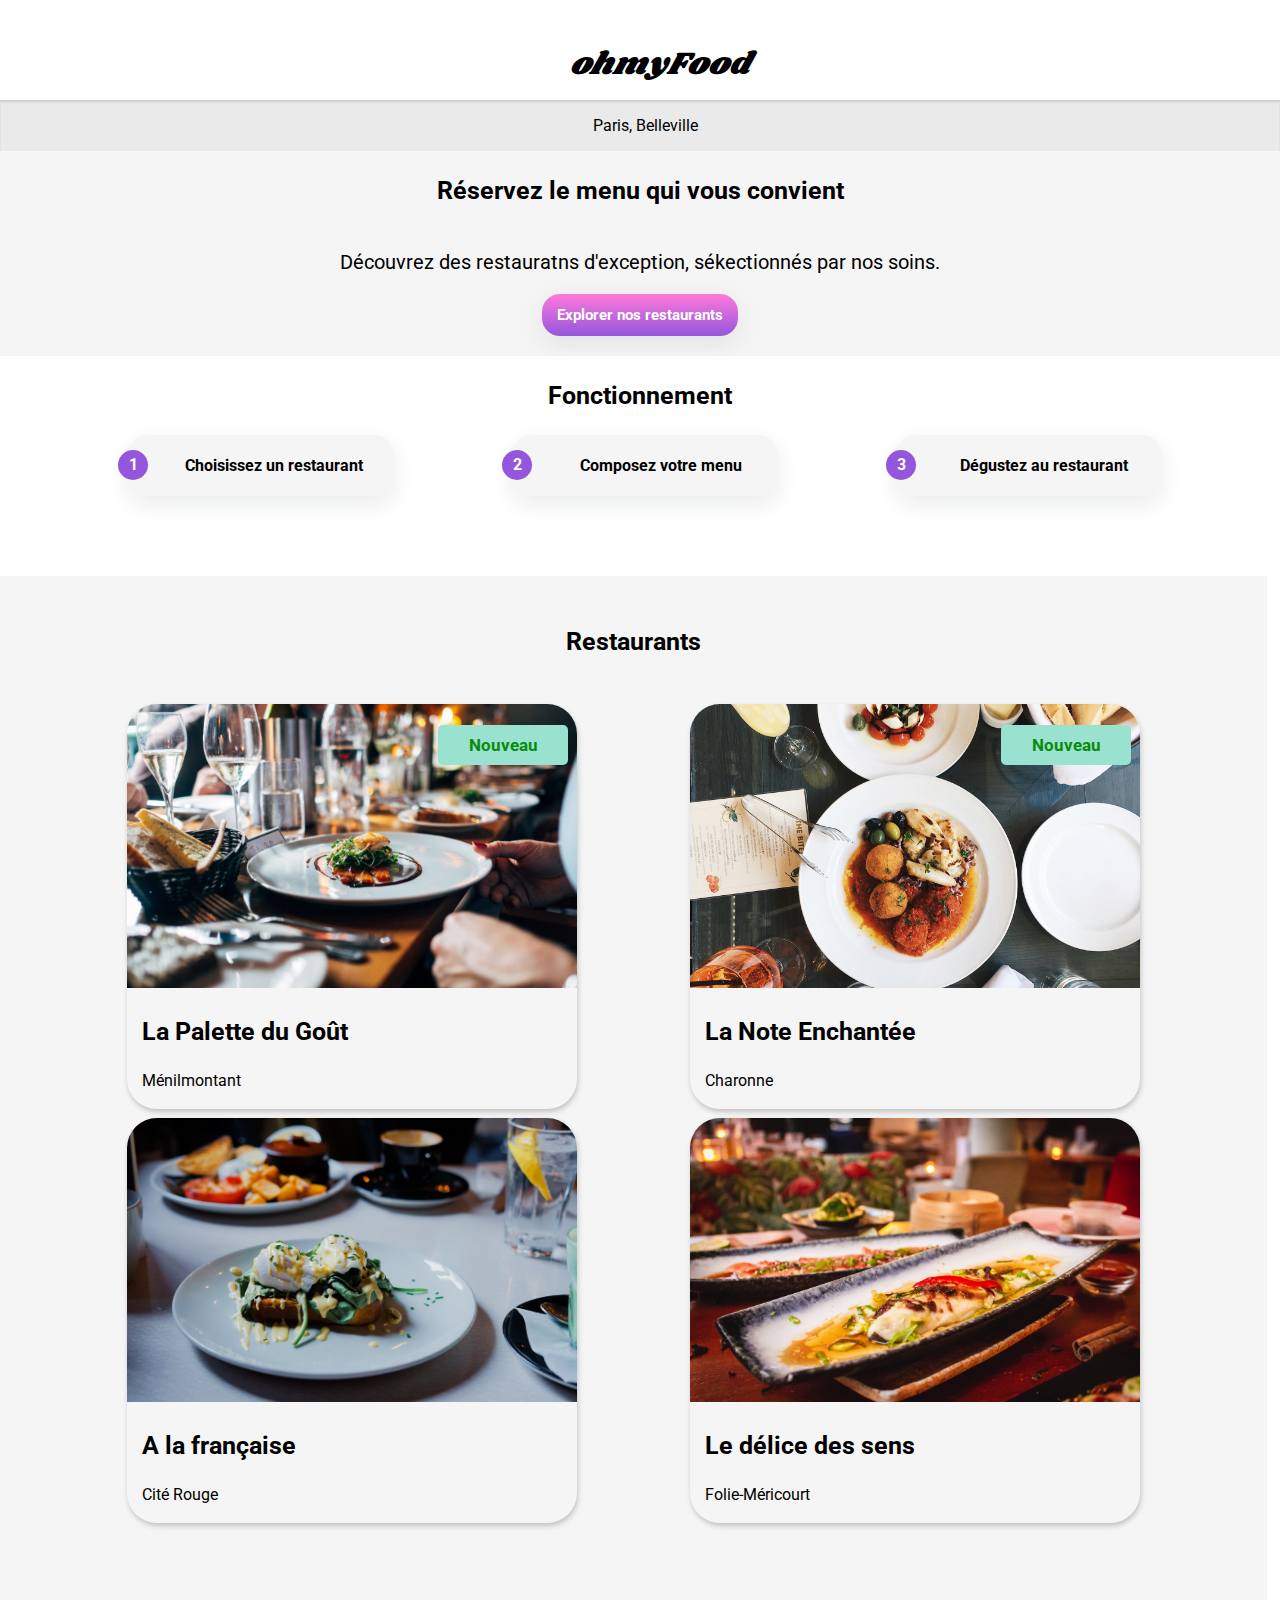
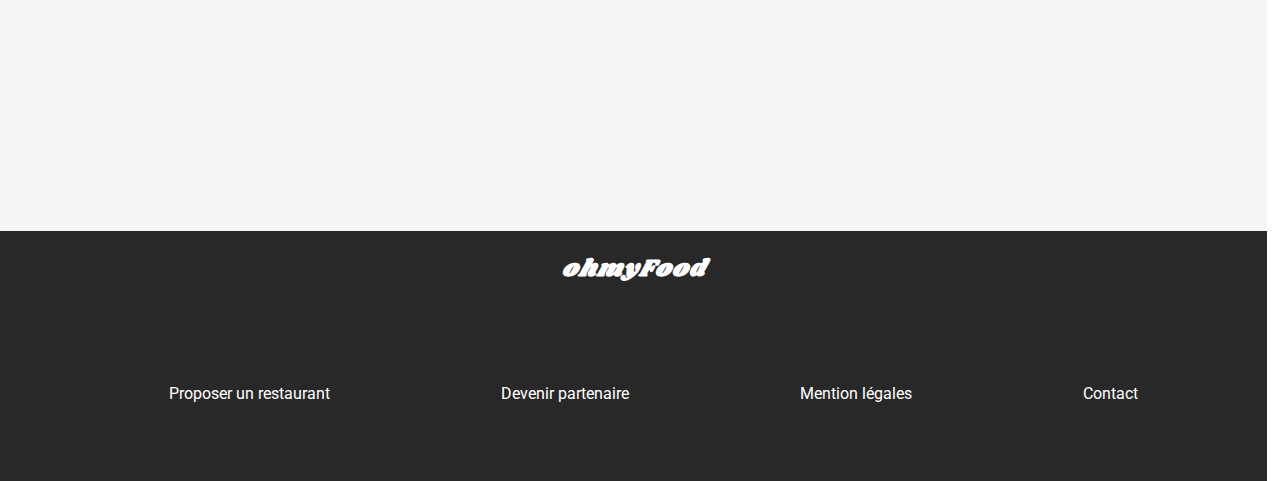
<file: index.html>
<!DOCTYPE html>
<html lang="fr">
<head>
    <meta charset="UTF-8">
    <meta http-equiv="X-UA-Compatible" content="IE=edge">
    <meta name="viewport" content="width=device-width, initial-scale=1.0">
    <link rel="stylesheet" href="https://cdnjs.cloudflare.com/ajax/libs/font-awesome/6.0.0-beta3/css/all.min.css" integrity="sha512-Fo3rlrZj/k7ujTnHg4CGR2D7kSs0v4LLanw2qksYuRlEzO+tcaEPQogQ0KaoGN26/zrn20ImR1DfuLWnOo7aBA==" crossorigin="anonymous" referrerpolicy="no-referrer" />
    <link rel="preconnect" href="https://fonts.googleapis.com">
<link rel="preconnect" href="https://fonts.gstatic.com" crossorigin>
<link href="https://fonts.googleapis.com/css2?family=Roboto:wght@100;300;400;500;700;900&family=Shrikhand&display=swap" rel="stylesheet">
    <link rel="stylesheet" href="./scss/vendors/style.css">
    <title>OhmyFood</title>
</head>
<body>
    <div class="load_spinner">
        <div class="load_spinner--element">
            <div class="load_spinner--element--ball-green"></div>
            <div class="load_spinner--element--ball-purple"></div>
            <div class="load_spinner--element--ball-pink"></div>
        </div>
    </div>
<header>
    <div class="header">
        <h1><a href="index.html">ohmyFood</a></h1>
    </div>
</header>
<main>
    <div class="position"> 
        <p> <i class="fas fa-map-marker-alt"></i>Paris, Belleville</p>
    </div>



    <div class="presentation">
        <p class="presentation--titre">Réservez le menu qui vous convient</p>
        <p>Découvrez des restauratns d'exception, sékectionnés par nos soins.</p>
        <a href="#">Explorer nos restaurants</a>
    </div>



                                                    <!-- Fonctionnement-->

    <div class="fonctionnement">
        <div class="fonctionnement--titre">
           <p>Fonctionnement</p>
        </div>
        <div class="fonctionnement--etapes">
            <div class="etapes">
                <a class="un" href="#">
                <i class="fas fa-mobile-alt"></i>
                <p class="texte-etapes">Choisissez un restaurant</p>
                </a>
            </div>
            <div class="etapes">
                <a class="deux" href="#">
                <i class="fas fa-list"></i>
                <p class="texte-etapes">Composez votre menu</p>
                </a>
            </div>
            <div class="etapes">
                <a class="trois" href="#">
                <i class="fas fa-store"></i>
                <p class="texte-etapes">Dégustez au restaurant</p>
                </a>
            </div>
        </div>
    </div>

                                        <!--Restaurant-->

<div class="restaurant">

    <div class="restaurant--titre">
        <p>Restaurants</p>
    </div>

    <div class="restaurant--produits">
     <!--Palette du goût-->

     <div class="restaurant--card">
         <a href="lapalettedugout.html">
        <img src="./img/restaurants/palette.jpg" alt="Entrée saumon saint jacques">
        <div class="nouveau"> <p>Nouveau</p></div>
         <div class="description-card">
             <div class="texte-card">
            <p class="titre-card" >La Palette du Goût</p>
            <p>Ménilmontant</p>
        </div>
         <div class="icon-card">
            <i class="far fa-heart"></i>
            <i class="fas fa-heart"></i>
         </div>
         
    </div>
    </a>
        
    </div>

     <!--La note enchantée-->


     <div class="restaurant--card">
        <a href="lanote.html">
        <img src="./img/restaurants/note.jpg" alt="Plat Légumes et viande en sauce">
        <div class="nouveau"> <p>Nouveau</p></div>
        <div class="description-card">
        <div class="texte-card">
            <p class="titre-card" >La Note Enchantée</p>
            <p>Charonne</p>
        </div>
        <div class="icon-card">
            <i class="far fa-heart"></i>
            <i class="fas fa-heart"></i>
        </div>
    </div>
        </a>
    </div>

     <!-- A la française-->


     <div class="restaurant--card">
        <a href="alafrançaise.html">
        <img src="./img/restaurants/française.jpg" alt="oeufs poché sauce Hollandaise">
        <div class="description-card">
        <div class="texte-card">
            <p class="titre-card" >A la française</p>
            <p>Cité Rouge</p>
        </div>
        <div class="icon-card">
            <i class="far fa-heart"></i>
            <i class="fas fa-heart"></i>
        </div>
    </div>
        </a>
    </div>


     <!--Le délice des sens-->


    <div class="restaurant--card">
        <a href="delice.html">
        <img src="./img/restaurants/delice.jpg" alt="Poisson façon asiatique">
        <div class="description-card">
        <div class="texte-card">
            <p class="titre-card" >Le délice des sens</p>
            <p>Folie-Méricourt
                
            </p>
        </div>
        <div class="icon-card">
            <i class="far fa-heart"></i>
            <i class="fas fa-heart"></i>
        </div>
    </div>
        </a>
    </div>
</div>
</div>

</main>

<footer>
    <div class="footer">
        <h2>ohmyFood</h2>
        <ul>
            <li><a href="#"><i class="fas fa-utensils"></i>
                Proposer un restaurant</a></li>
            <li><a href="#"><i class="fas fa-hands-helping"></i>
                Devenir partenaire</a></li>
            <li><a href="#">Mention légales</a></li>
            <li><a href="mailto:ohmyfood@gmail.com">Contact</a></li>
        </ul>
    </div>
</footer>

    
</body>
</html>
</file>
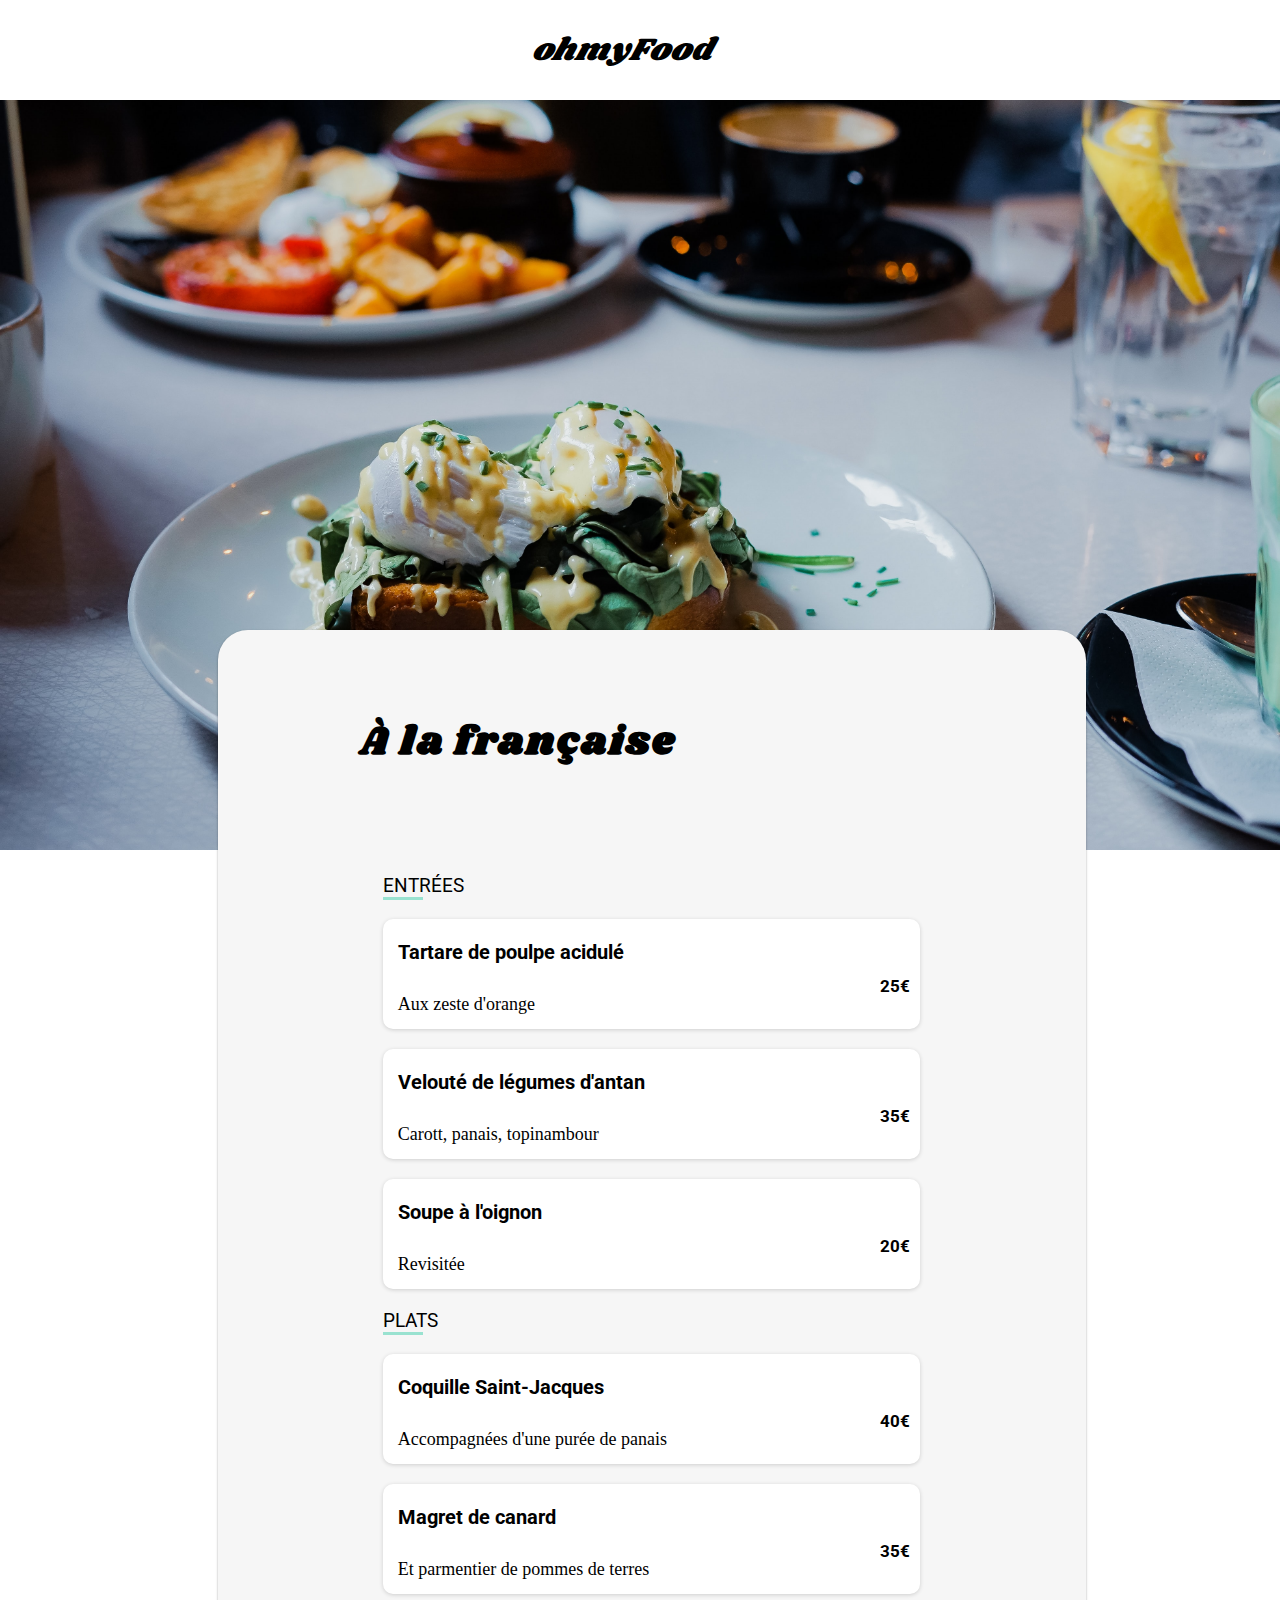
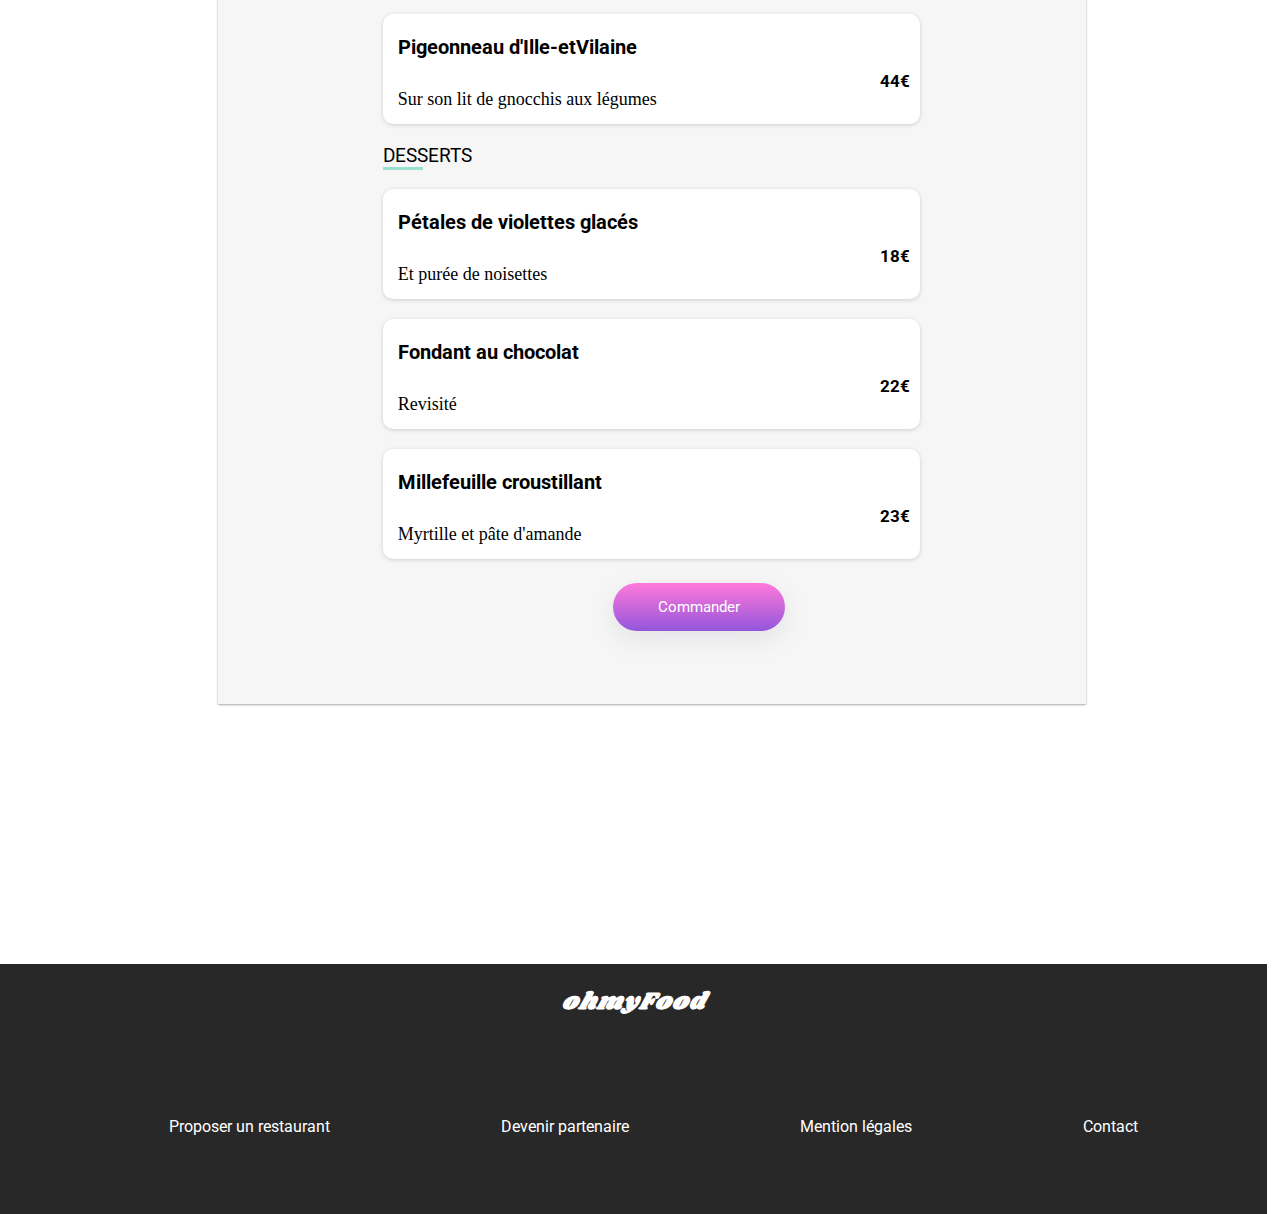
<file: alafrançaise.html>
<!DOCTYPE html>
<html lang="fr">
<head>
    <meta charset="UTF-8">
    <meta http-equiv="X-UA-Compatible" content="IE=edge">
    <meta name="viewport" content="width=device-width, initial-scale=1.0">
    <link rel="stylesheet" href="https://cdnjs.cloudflare.com/ajax/libs/font-awesome/6.0.0-beta3/css/all.min.css" integrity="sha512-Fo3rlrZj/k7ujTnHg4CGR2D7kSs0v4LLanw2qksYuRlEzO+tcaEPQogQ0KaoGN26/zrn20ImR1DfuLWnOo7aBA==" crossorigin="anonymous" referrerpolicy="no-referrer" />
    <link rel="preconnect" href="https://fonts.googleapis.com">
<link rel="preconnect" href="https://fonts.gstatic.com" crossorigin>
<link href="https://fonts.googleapis.com/css2?family=Roboto:wght@100;300;400;500;700;900&family=Shrikhand&display=swap" rel="stylesheet">
    <link rel="stylesheet" href="./scss/vendors/menu.css">
    <title>OhmyFood A la française</title>
</head>
<body>
<header>
    <div class="header">
       <a class="header--retour" href="index.html"><i class="fas fa-arrow-left"></i></a>
        <h1><a href="index.html">ohmyFood</a></h1>
    </div>
</header>
<main>
    <section class="container">
        <img src="./img/restaurants/française.jpg" alt="Oeuf pocher sauce Hollandaise">
        <div class="menu">
            <div class="menu--titre">
                <h2>À la française</h2>
                <div class="menu--icon-card">
                    <i class="far fa-heart"></i>
                    <i class="fas fa-heart"></i>
                </div>
             </div>   
                <div class="categorie">
                    <p class="categorie--titre">entrées</p>
                    <div class="categorie--plats">
                        
                        
                            <div class="categorie--texte_plats">
                            <p class="categorie--nom_plats">Tartare de poulpe acidulé</p>
                            <span>Aux zeste d'orange</span>
                            </div>
                            <div class="categorie--prix_plats">
                                <p>25€</p>

                                <div class="categorie--valide">
                                    <i class="fa-solid fa-circle-check"></i>
                                </div>
                            </div>
                            
                        
                        
                    </div>
                    <div class="categorie--plats">
                        
                        
                            <div class="categorie--texte_plats">
                            <p class="categorie--nom_plats">Velouté de légumes d'antan</p>
                            <span>Carott, panais, topinambour</span>
                            </div>
                            <div class="categorie--prix_plats">
                                <p>35€</p>

                                <div class="categorie--valide">
                                    <i class="fa-solid fa-circle-check"></i>
                                </div>
                            </div>
                            
                        
                        
                    </div>
                    <div class="categorie--plats">
                        
                        
                            <div class="categorie--texte_plats">
                            <p class="categorie--nom_plats">Soupe à l'oignon</p>
                            <span>Revisitée</span>
                            </div>
                            <div class="categorie--prix_plats">
                                <p>20€</p>

                                <div class="categorie--valide">
                                    <i class="fa-solid fa-circle-check"></i>
                                </div>
                            </div>
                            
                        
                        
                    </div>

                    

                   
                </div>

                <div class="categorie">
                    <p class="categorie--titre">plats</p>
                    <div class="categorie--plats">
                        
                        
                        <div class="categorie--texte_plats">
                        <p class="categorie--nom_plats">Coquille Saint-Jacques</p>
                        <span>Accompagnées d'une purée de panais</span>
                        </div>
                        <div class="categorie--prix_plats">
                            <p>40€</p>

                            <div class="categorie--valide">
                                <i class="fa-solid fa-circle-check"></i>
                            </div>
                        </div>
                        
                    
                    
                </div>
                    <div class="categorie--plats">
                        
                        
                        <div class="categorie--texte_plats">
                        <p class="categorie--nom_plats">Magret de canard</p>
                        <span>Et parmentier de pommes de terres</span>
                        </div>
                        <div class="categorie--prix_plats">
                            <p>35€</p>

                            <div class="categorie--valide">
                                <i class="fa-solid fa-circle-check"></i>
                            </div>
                        </div>
                        
                    
                    
                </div>
                    <div class="categorie--plats">
                        
                        
                        <div class="categorie--texte_plats">
                        <p class="categorie--nom_plats">Pigeonneau d'Ille-etVilaine</p>
                        <span>Sur son lit de gnocchis aux légumes</span>
                        </div>
                        <div class="categorie--prix_plats">
                            <p>44€</p>

                            <div class="categorie--valide">
                                <i class="fa-solid fa-circle-check"></i>
                            </div>
                        </div>
                        
                    
                    
                </div>
                </div>

                <div class="categorie">
                    <p class="categorie--titre">desserts</p>
                    <div class="categorie--plats">
                        
                        
                        <div class="categorie--texte_plats">
                        <p class="categorie--nom_plats">Pétales de violettes glacés</p>
                        <span>Et purée de noisettes</span>
                        </div>
                        <div class="categorie--prix_plats">
                            <p>18€</p>

                            <div class="categorie--valide">
                                <i class="fa-solid fa-circle-check"></i>
                            </div>
                        </div>
                        
                    
                    
                </div>

                <div class="categorie--plats">
                        
                        
                    <div class="categorie--texte_plats">
                    <p class="categorie--nom_plats">Fondant au chocolat</p>
                    <span>Revisité</span>
                    </div>
                    <div class="categorie--prix_plats">
                        <p>22€</p>

                        <div class="categorie--valide">
                            <i class="fa-solid fa-circle-check"></i>
                        </div>
                    </div>
                    
                
                
            </div>

            <div class="categorie--plats">
                        
                        
                <div class="categorie--texte_plats">
                <p class="categorie--nom_plats">Millefeuille croustillant</p>
                <span>Myrtille et pâte d'amande</span>
                </div>
                <div class="categorie--prix_plats">
                    <p>23€</p>

                    <div class="categorie--valide">
                        <i class="fa-solid fa-circle-check"></i>
                    </div>
                </div>
                
            
            
        </div>

                   
                </div>
                <div class="button">
                    <a href="#">Commander</a>
                </div>
               

        </div>

        

        
    </section>
</main>


<footer>
    <div class="footer">
        <h2>ohmyFood</h2>
        <ul>
            <li><a href="#"><i class="fas fa-utensils"></i>
                Proposer un restaurant</a></li>
            <li><a href="#"><i class="fas fa-hands-helping"></i>
                Devenir partenaire</a></li>
            <li><a href="#">Mention légales</a></li>
            <li><a href="mailto:ohmyfood@gmail.com">Contact</a></li>
        </ul>
    </div>
</footer>

    
</body>
</html>
</file>
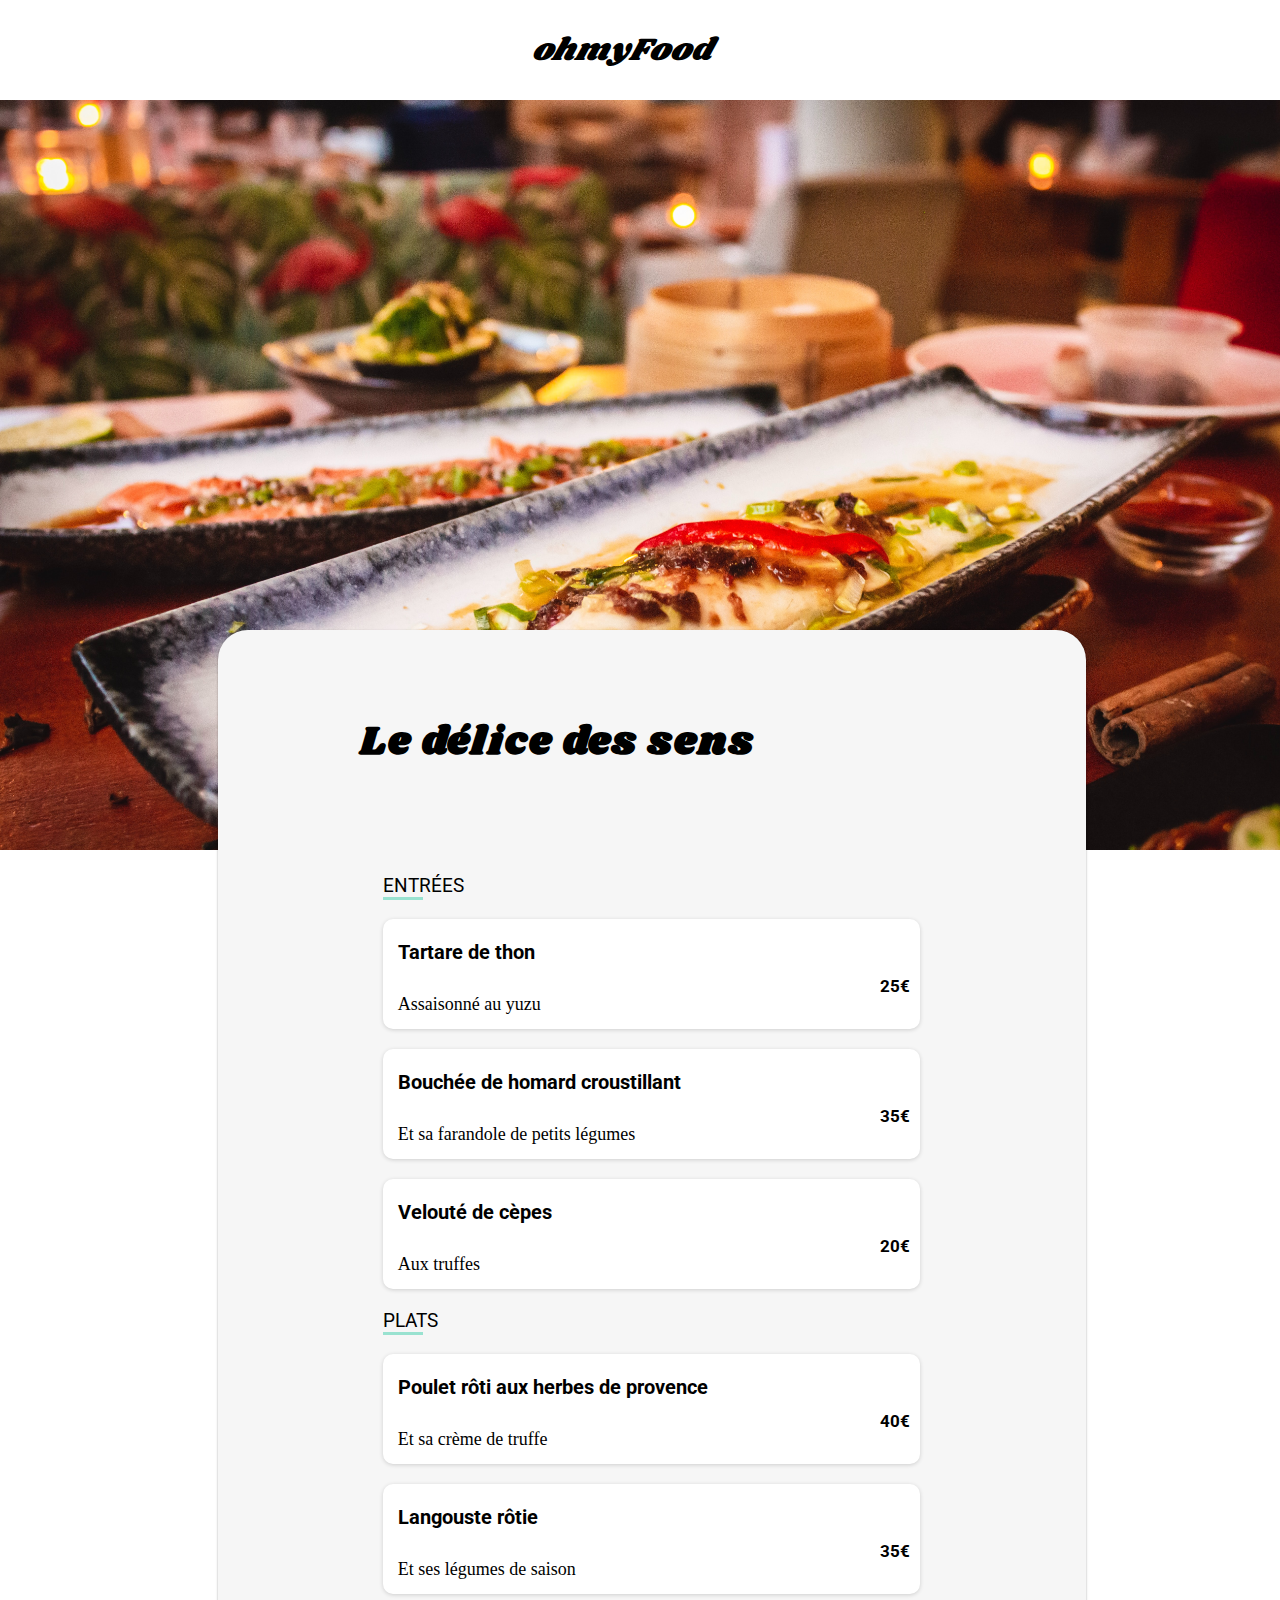
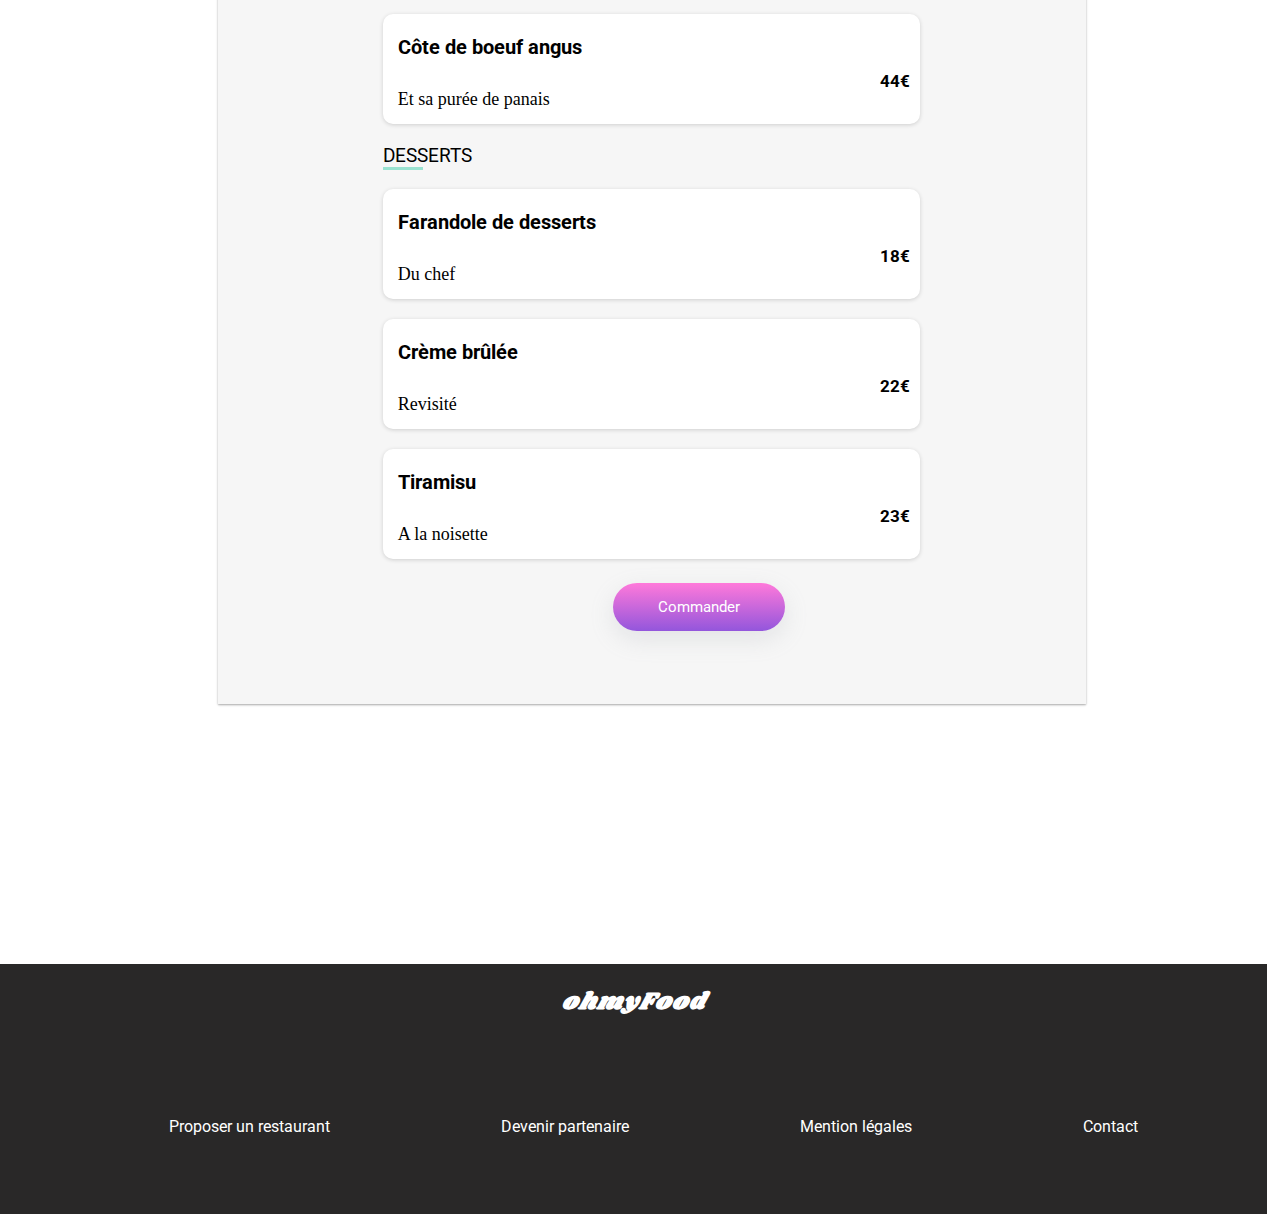
<file: delice.html>
<!DOCTYPE html>
<html lang="fr">
<head>
    <meta charset="UTF-8">
    <meta http-equiv="X-UA-Compatible" content="IE=edge">
    <meta name="viewport" content="width=device-width, initial-scale=1.0">
    <link rel="stylesheet" href="https://cdnjs.cloudflare.com/ajax/libs/font-awesome/6.0.0-beta3/css/all.min.css" integrity="sha512-Fo3rlrZj/k7ujTnHg4CGR2D7kSs0v4LLanw2qksYuRlEzO+tcaEPQogQ0KaoGN26/zrn20ImR1DfuLWnOo7aBA==" crossorigin="anonymous" referrerpolicy="no-referrer" />
    <link rel="preconnect" href="https://fonts.googleapis.com">
    <link rel="preconnect" href="https://fonts.gstatic.com" crossorigin>
    <link href="https://fonts.googleapis.com/css2?family=Roboto:wght@100;300;400;500;700;900&family=Shrikhand&display=swap" rel="stylesheet">
    <link rel="stylesheet" href="./scss/vendors/menu.css">
    <title>OhmyFood A la française</title>
</head>
<body>
<header>
    <div class="header">
       <a class="header--retour" href="index.html"><i class="fas fa-arrow-left"></i></a>
        <h1><a href="index.html">ohmyFood</a></h1>
    </div>
</header>
<main>
    <section class="container">
        <img src="./img/restaurants/delice.jpg" alt="Filet de poisson Blanc et ses légumes">
        <div class="menu">
            <div class="menu--titre">
                <h2>Le délice des sens</h2>
                <div class="menu--icon-card">
                    <i class="far fa-heart"></i>
                    <i class="fas fa-heart"></i>
                </div>
             </div>   
                <div class="categorie">
                    <p class="categorie--titre">entrées</p>
                    <div class="categorie--plats">
                        
                        
                            <div class="categorie--texte_plats">
                            <p class="categorie--nom_plats">Tartare de thon</p>
                            <span>Assaisonné au yuzu</span>
                            </div>
                            <div class="categorie--prix_plats">
                                <p>25€</p>

                                <div class="categorie--valide">
                                    <i class="fa-solid fa-circle-check"></i>
                                </div>
                            </div>
                            
                        
                        
                    </div>
                    <div class="categorie--plats">
                        
                        
                            <div class="categorie--texte_plats">
                            <p class="categorie--nom_plats">Bouchée de homard croustillant</p>
                            <span>Et sa farandole de petits légumes</span>
                            </div>
                            <div class="categorie--prix_plats">
                                <p>35€</p>

                                <div class="categorie--valide">
                                    <i class="fa-solid fa-circle-check"></i>
                                </div>
                            </div>
                            
                        
                        
                    </div>
                    <div class="categorie--plats">
                        
                        
                            <div class="categorie--texte_plats">
                            <p class="categorie--nom_plats">Velouté de cèpes</p>
                            <span>Aux truffes</span>
                            </div>
                            <div class="categorie--prix_plats">
                                <p>20€</p>

                                <div class="categorie--valide">
                                    <i class="fa-solid fa-circle-check"></i>
                                </div>
                            </div>
                            
                        
                        
                    </div>

                    

                   
                </div>

                <div class="categorie">
                    <p class="categorie--titre">plats</p>
                    <div class="categorie--plats">
                        
                        
                        <div class="categorie--texte_plats">
                        <p class="categorie--nom_plats">Poulet rôti aux herbes de provence</p>
                        <span>Et sa crème de truffe</span>
                        </div>
                        <div class="categorie--prix_plats">
                            <p>40€</p>

                            <div class="categorie--valide">
                                <i class="fa-solid fa-circle-check"></i>
                            </div>
                        </div>
                        
                    
                    
                </div>
                    <div class="categorie--plats">
                        
                        
                        <div class="categorie--texte_plats">
                        <p class="categorie--nom_plats">Langouste rôtie</p>
                        <span>Et ses légumes de saison</span>
                        </div>
                        <div class="categorie--prix_plats">
                            <p>35€</p>

                            <div class="categorie--valide">
                                <i class="fa-solid fa-circle-check"></i>
                            </div>
                        </div>
                        
                    
                    
                </div>
                    <div class="categorie--plats">
                        
                        
                        <div class="categorie--texte_plats">
                        <p class="categorie--nom_plats">Côte de boeuf angus</p>
                        <span>Et sa purée de panais</span>
                        </div>
                        <div class="categorie--prix_plats">
                            <p>44€</p>

                            <div class="categorie--valide">
                                <i class="fa-solid fa-circle-check"></i>
                            </div>
                        </div>
                        
                    
                    
                </div>
                </div>

                <div class="categorie">
                    <p class="categorie--titre">desserts</p>
                    <div class="categorie--plats">
                        
                        
                        <div class="categorie--texte_plats">
                        <p class="categorie--nom_plats">Farandole de desserts</p>
                        <span>Du chef</span>
                        </div>
                        <div class="categorie--prix_plats">
                            <p>18€</p>

                            <div class="categorie--valide">
                                <i class="fa-solid fa-circle-check"></i>
                            </div>
                        </div>
                        
                    
                    
                </div>

                <div class="categorie--plats">
                        
                        
                    <div class="categorie--texte_plats">
                    <p class="categorie--nom_plats">Crème brûlée</p>
                    <span>Revisité</span>
                    </div>
                    <div class="categorie--prix_plats">
                        <p>22€</p>

                        <div class="categorie--valide">
                            <i class="fa-solid fa-circle-check"></i>
                        </div>
                    </div>
                    
                
                
            </div>

            <div class="categorie--plats">
                        
                        
                <div class="categorie--texte_plats">
                <p class="categorie--nom_plats">Tiramisu</p>
                <span>A la noisette</span>
                </div>
                <div class="categorie--prix_plats">
                    <p>23€</p>

                    <div class="categorie--valide">
                        <i class="fa-solid fa-circle-check"></i>
                    </div>
                </div>
                
            
            
        </div>

                   
                </div>
                <div class="button">
                    <a href="#">Commander</a>
                </div>
               

        </div>

        

        
    </section>
</main>


<footer>
    <div class="footer">
        <h2>ohmyFood</h2>
        <ul>
            <li><a href="#"><i class="fas fa-utensils"></i>
                Proposer un restaurant</a></li>
            <li><a href="#"><i class="fas fa-hands-helping"></i>
                Devenir partenaire</a></li>
            <li><a href="#">Mention légales</a></li>
            <li><a href="mailto:ohmyfood@gmail.com">Contact</a></li>
        </ul>
    </div>
</footer>

    
</body>
</html>
</file>
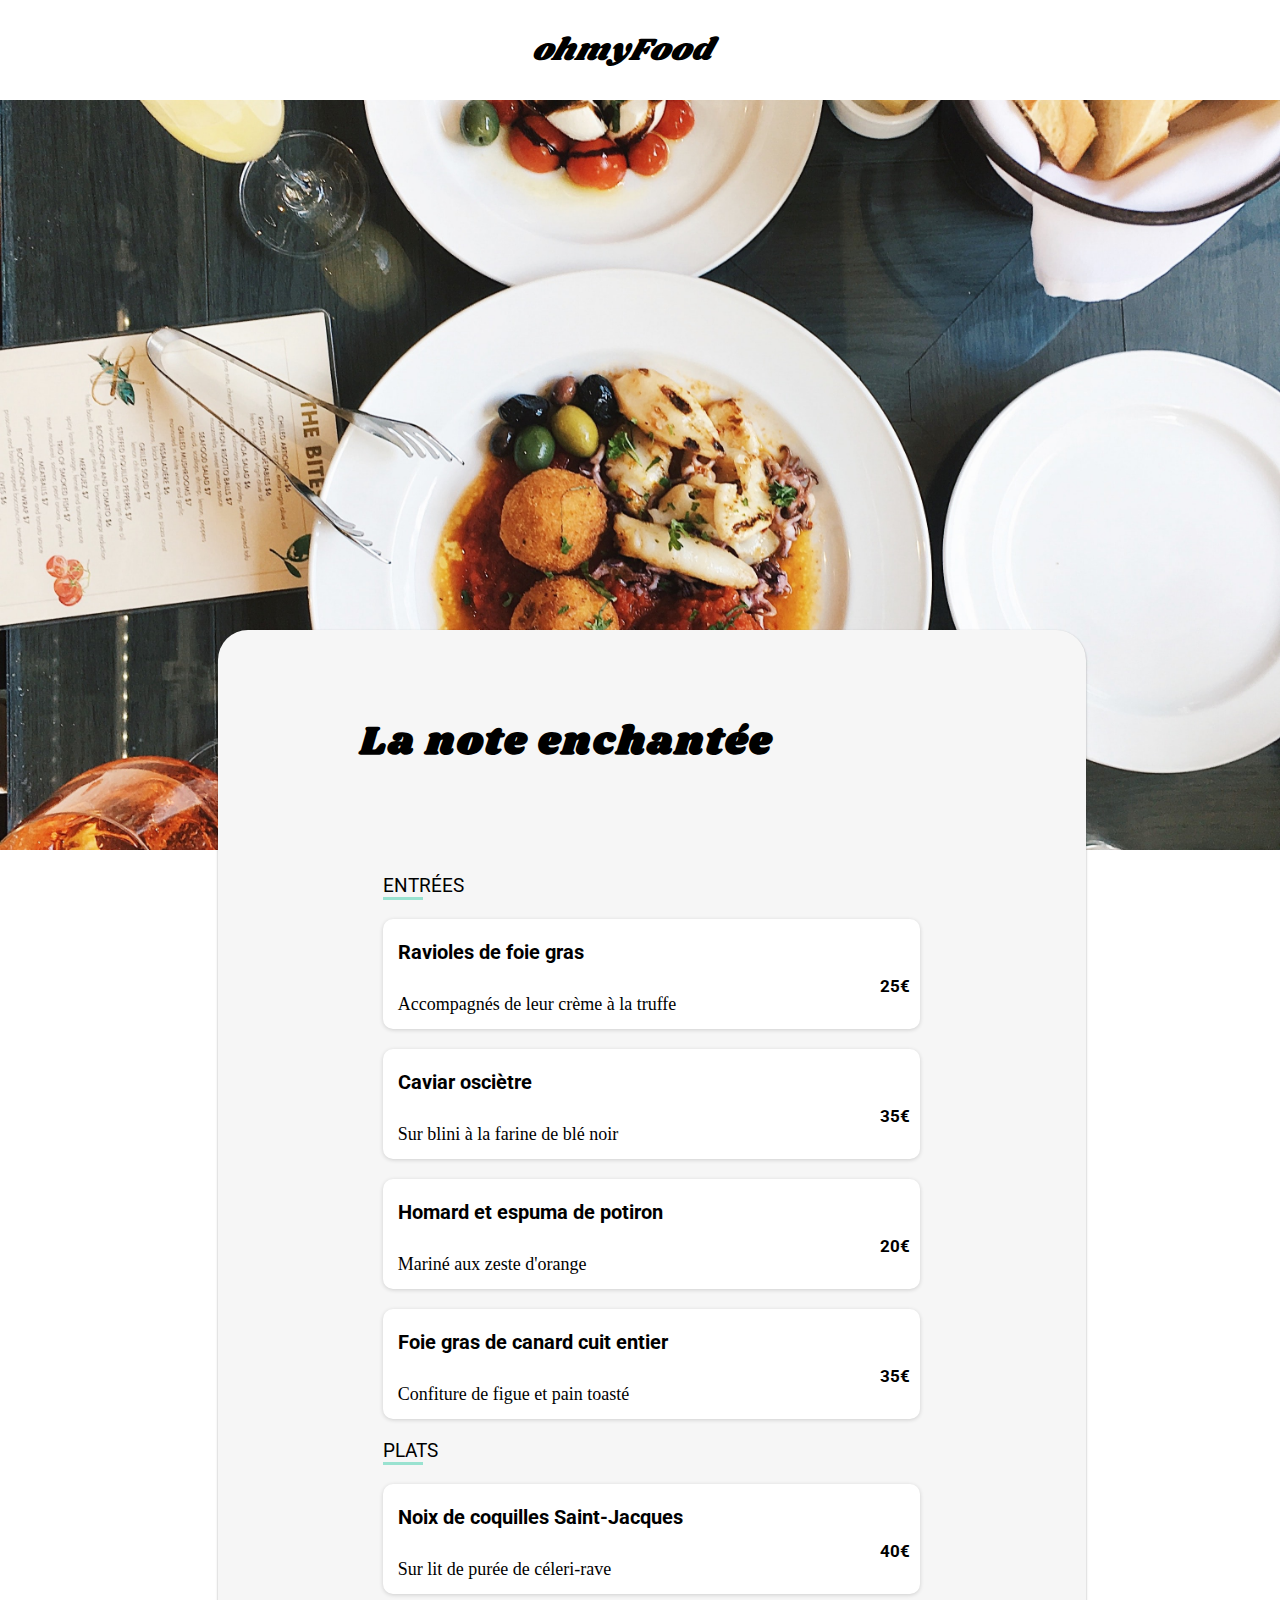
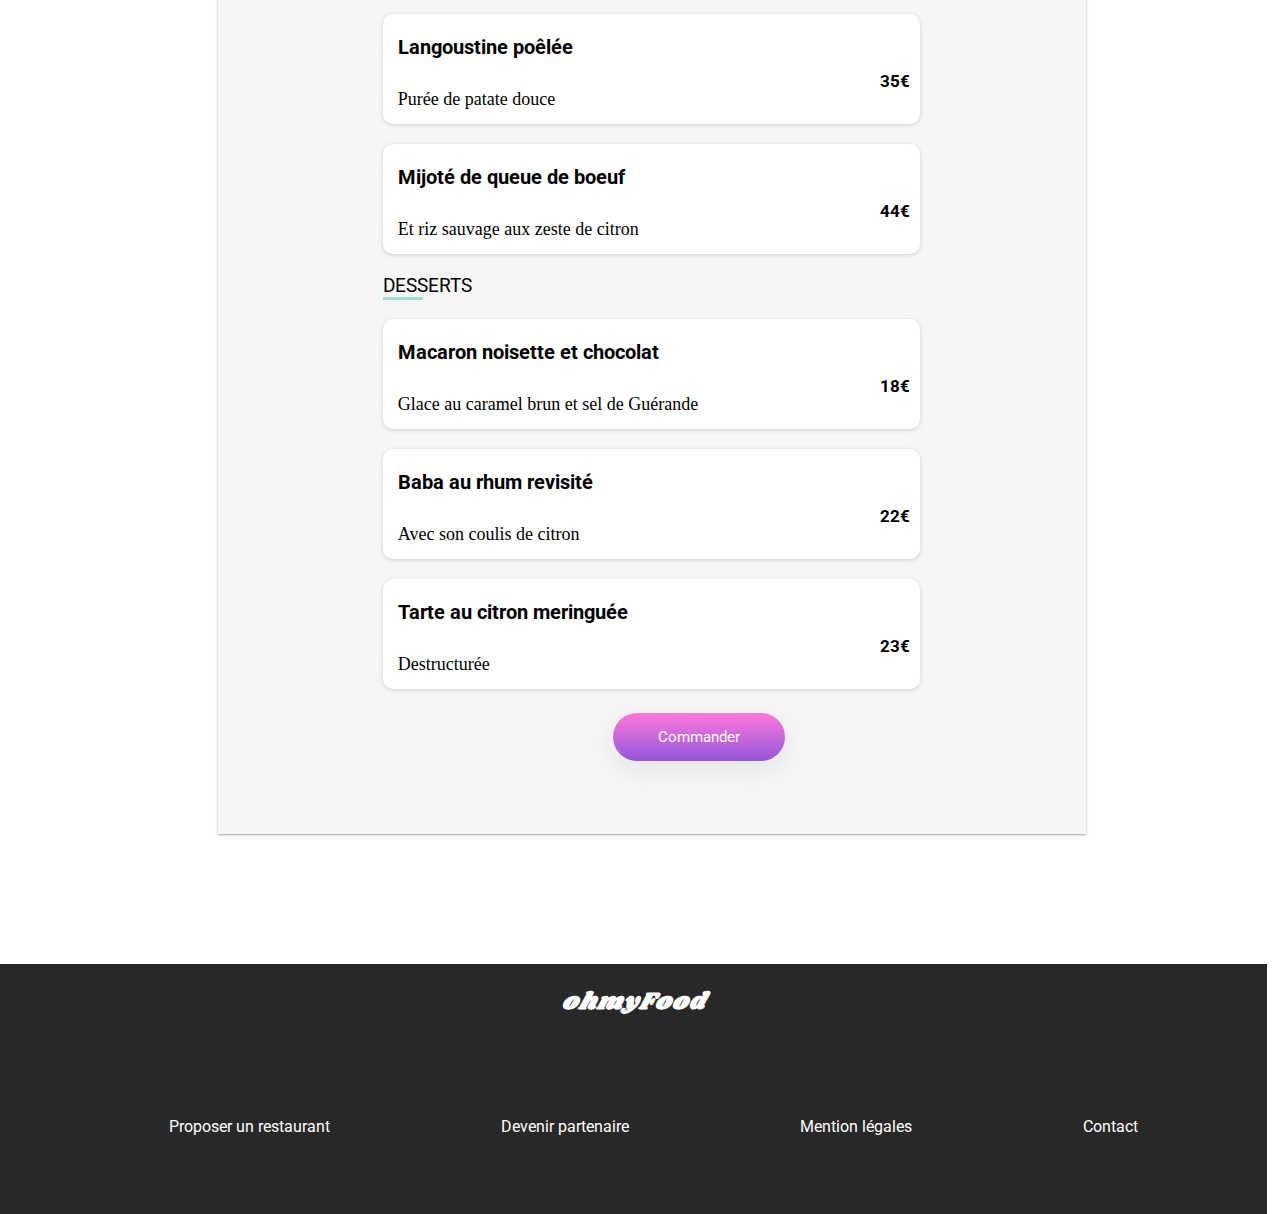
<file: lanote.html>
<!DOCTYPE html>
<html lang="fr">
<head>
    <meta charset="UTF-8">
    <meta http-equiv="X-UA-Compatible" content="IE=edge">
    <meta name="viewport" content="width=device-width, initial-scale=1.0">
    <link rel="stylesheet" href="https://cdnjs.cloudflare.com/ajax/libs/font-awesome/6.0.0-beta3/css/all.min.css" integrity="sha512-Fo3rlrZj/k7ujTnHg4CGR2D7kSs0v4LLanw2qksYuRlEzO+tcaEPQogQ0KaoGN26/zrn20ImR1DfuLWnOo7aBA==" crossorigin="anonymous" referrerpolicy="no-referrer" />
    <link rel="preconnect" href="https://fonts.googleapis.com">
<link rel="preconnect" href="https://fonts.gstatic.com" crossorigin>
<link href="https://fonts.googleapis.com/css2?family=Roboto:wght@100;300;400;500;700;900&family=Shrikhand&display=swap" rel="stylesheet">
    <link rel="stylesheet" href="./scss/vendors/menu.css">
    <title>OhmyFood La note enchantée</title>
</head>
<body>
<header>
    <div class="header">
       <a class="header--retour" href="index.html"><i class="fas fa-arrow-left"></i></a>
        <h1><a href="index.html">ohmyFood</a></h1>
    </div>
</header>
<main>
    <section class="container">
        <img src="./img/restaurants/note.jpg" alt="saumon et saint jacques avec de la salades">
        <div class="menu">
            <div class="menu--titre">
                <h2>La note enchantée</h2>
                <div class="menu--icon-card">
                    <i class="far fa-heart"></i>
                    <i class="fas fa-heart"></i>
                </div>
             </div>   
                <div class="categorie">
                    <p class="categorie--titre">entrées</p>
                    <div class="categorie--plats">
                        
                        
                            <div class="categorie--texte_plats">
                            <p class="categorie--nom_plats">Ravioles de foie gras</p>
                            <span>Accompagnés de leur crème à la truffe</span>
                            </div>
                            <div class="categorie--prix_plats">
                                <p>25€</p>

                                <div class="categorie--valide">
                                    <i class="fa-solid fa-circle-check"></i>
                                </div>
                            </div>
                            
                        
                        
                    </div>
                    <div class="categorie--plats">
                        
                        
                            <div class="categorie--texte_plats">
                            <p class="categorie--nom_plats">Caviar osciètre</p>
                            <span>Sur blini à la farine de blé noir</span>
                            </div>
                            <div class="categorie--prix_plats">
                                <p>35€</p>

                                <div class="categorie--valide">
                                    <i class="fa-solid fa-circle-check"></i>
                                </div>
                            </div>
                            
                        
                        
                    </div>
                    <div class="categorie--plats">
                        
                        
                            <div class="categorie--texte_plats">
                            <p class="categorie--nom_plats">Homard et espuma de potiron</p>
                            <span>Mariné aux zeste d'orange</span>
                            </div>
                            <div class="categorie--prix_plats">
                                <p>20€</p>

                                <div class="categorie--valide">
                                    <i class="fa-solid fa-circle-check"></i>
                                </div>
                            </div>
                            
                        
                        
                    </div>


                    <div class="categorie--plats">
                        
                        
                        <div class="categorie--texte_plats">
                        <p class="categorie--nom_plats">Foie gras de canard cuit entier</p>
                        <span>Confiture de figue et pain toasté</span>
                        </div>
                        <div class="categorie--prix_plats">
                            <p>35€</p>

                            <div class="categorie--valide">
                                <i class="fa-solid fa-circle-check"></i>
                            </div>
                        </div>
                        
                    
                    
                </div>

                    

                   
                </div>

                <div class="categorie">
                    <p class="categorie--titre">plats</p>
                    <div class="categorie--plats">
                        
                        
                        <div class="categorie--texte_plats">
                        <p class="categorie--nom_plats">Noix de coquilles Saint-Jacques</p>
                        <span>Sur lit de purée de céleri-rave</span>
                        </div>
                        <div class="categorie--prix_plats">
                            <p>40€</p>

                            <div class="categorie--valide">
                                <i class="fa-solid fa-circle-check"></i>
                            </div>
                        </div>
                        
                    
                    
                </div>
                    <div class="categorie--plats">
                        
                        
                        <div class="categorie--texte_plats">
                        <p class="categorie--nom_plats">Langoustine poêlée</p>
                        <span>Purée de patate douce</span>
                        </div>
                        <div class="categorie--prix_plats">
                            <p>35€</p>

                            <div class="categorie--valide">
                                <i class="fa-solid fa-circle-check"></i>
                            </div>
                        </div>
                        
                    
                    
                </div>
                    <div class="categorie--plats">
                        
                        
                        <div class="categorie--texte_plats">
                        <p class="categorie--nom_plats">Mijoté de queue de boeuf</p>
                        <span>Et riz sauvage aux zeste de citron</span>
                        </div>
                        <div class="categorie--prix_plats">
                            <p>44€</p>

                            <div class="categorie--valide">
                                <i class="fa-solid fa-circle-check"></i>
                            </div>
                        </div>
                        
                    
                    
                </div>
                </div>

                <div class="categorie">
                    <p class="categorie--titre">desserts</p>
                    <div class="categorie--plats">
                        
                        
                        <div class="categorie--texte_plats">
                        <p class="categorie--nom_plats">Macaron noisette et chocolat</p>
                        <span>Glace au caramel brun et sel de Guérande</span>
                        </div>
                        <div class="categorie--prix_plats">
                            <p>18€</p>

                            <div class="categorie--valide">
                                <i class="fa-solid fa-circle-check"></i>
                            </div>
                        </div>
                        
                    
                    
                </div>

                <div class="categorie--plats">
                        
                        
                    <div class="categorie--texte_plats">
                    <p class="categorie--nom_plats">Baba au rhum revisité</p>
                    <span>Avec son coulis de citron</span>
                    </div>
                    <div class="categorie--prix_plats">
                        <p>22€</p>

                        <div class="categorie--valide">
                            <i class="fa-solid fa-circle-check"></i>
                        </div>
                    </div>
                    
                
                
            </div>

            <div class="categorie--plats">
                        
                        
                <div class="categorie--texte_plats">
                <p class="categorie--nom_plats">Tarte au citron meringuée</p>
                <span>Destructurée</span>
                </div>
                <div class="categorie--prix_plats">
                    <p>23€</p>

                    <div class="categorie--valide">
                        <i class="fa-solid fa-circle-check"></i>
                    </div>
                </div>
                
            
            
        </div>

                   
                </div>
                <div class="button">
                    <a href="#">Commander</a>
                </div>
               

        </div>

        

        
    </section>
</main>


<footer>
    <div class="footer">
        <h2>ohmyFood</h2>
        <ul>
            <li><a href="#"><i class="fas fa-utensils"></i>
                Proposer un restaurant</a></li>
            <li><a href="#"><i class="fas fa-hands-helping"></i>
                Devenir partenaire</a></li>
            <li><a href="#">Mention légales</a></li>
            <li><a href="mailto:ohmyfood@gmail.com">Contact</a></li>
        </ul>
    </div>
</footer>

    
</body>
</html>
</file>
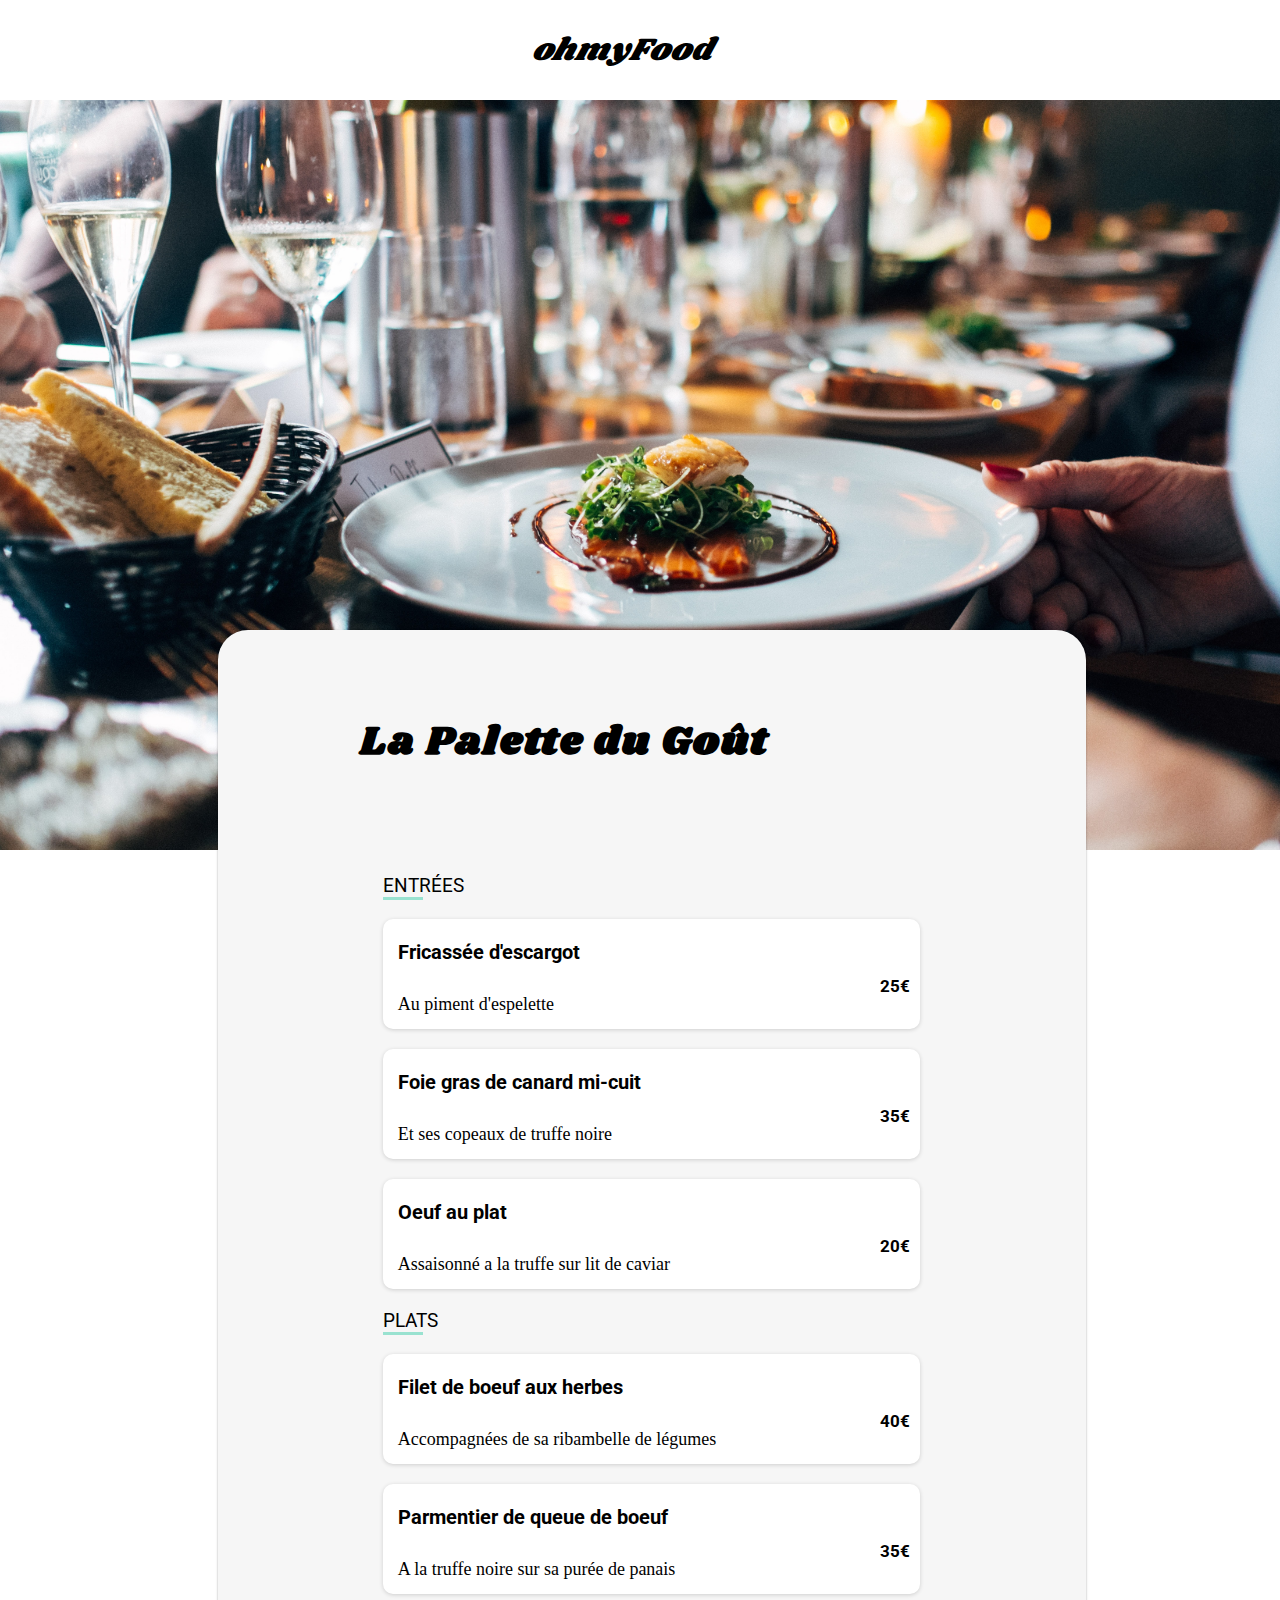
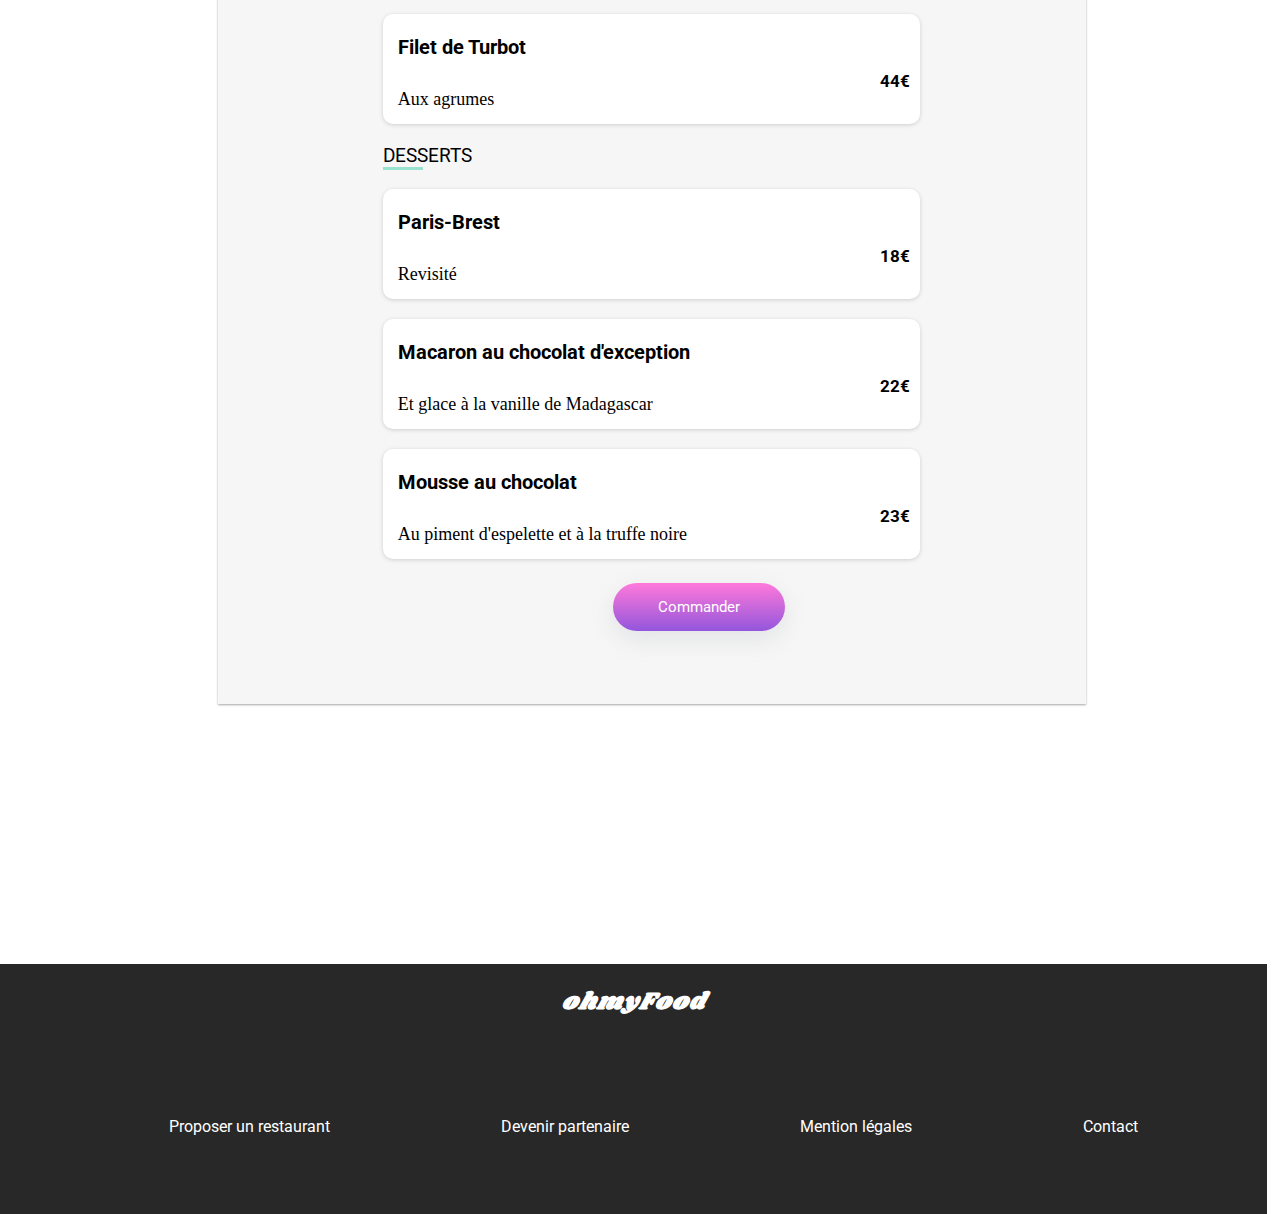
<file: lapalettedugout.html>
<!DOCTYPE html>
<html lang="fr">
<head>
    <meta charset="UTF-8">
    <meta http-equiv="X-UA-Compatible" content="IE=edge">
    <meta name="viewport" content="width=device-width, initial-scale=1.0">
    <link rel="stylesheet" href="https://cdnjs.cloudflare.com/ajax/libs/font-awesome/6.0.0-beta3/css/all.min.css" integrity="sha512-Fo3rlrZj/k7ujTnHg4CGR2D7kSs0v4LLanw2qksYuRlEzO+tcaEPQogQ0KaoGN26/zrn20ImR1DfuLWnOo7aBA==" crossorigin="anonymous" referrerpolicy="no-referrer" />
    <link rel="preconnect" href="https://fonts.googleapis.com">
    <link rel="preconnect" href="https://fonts.gstatic.com" crossorigin>
    <link href="https://fonts.googleapis.com/css2?family=Roboto:wght@100;300;400;500;700;900&family=Shrikhand&display=swap" rel="stylesheet">
    <link rel="stylesheet" href="./scss/vendors/menu.css">
    <title>OhmyFood A la française</title>
</head>
<body>
<header>
    <div class="header">
       <a class="header--retour" href="index.html"><i class="fas fa-arrow-left"></i></a>
        <h1><a href="index.html">ohmyFood</a></h1>
    </div>
</header>
<main>
    <section class="container">
        <img src="./img/restaurants/palette.jpg" alt="saumon et saint jacques avec de la salades">
        <div class="menu">
            <div class="menu--titre">
                <h2>La Palette du Goût</h2>
                <div class="menu--icon-card">
                    <i class="far fa-heart"></i>
                    <i class="fas fa-heart"></i>
                </div>
             </div>   
                <div class="categorie">
                    <p class="categorie--titre">entrées</p>
                    <div class="categorie--plats">
                        
                        
                            <div class="categorie--texte_plats">
                            <p class="categorie--nom_plats">Fricassée d'escargot</p>
                            <span>Au piment d'espelette</span>
                            </div>
                            <div class="categorie--prix_plats">
                                <p>25€</p>

                                <div class="categorie--valide">
                                    <i class="fa-solid fa-circle-check"></i>
                                </div>
                            </div>
                            
                        
                        
                    </div>
                    <div class="categorie--plats">
                        
                        
                            <div class="categorie--texte_plats">
                            <p class="categorie--nom_plats">Foie gras de canard mi-cuit</p>
                            <span>Et ses copeaux de truffe noire</span>
                            </div>
                            <div class="categorie--prix_plats">
                                <p>35€</p>

                                <div class="categorie--valide">
                                    <i class="fa-solid fa-circle-check"></i>
                                </div>
                            </div>
                            
                        
                        
                    </div>
                    <div class="categorie--plats">
                        
                        
                            <div class="categorie--texte_plats">
                            <p class="categorie--nom_plats">Oeuf au plat</p>
                            <span>Assaisonné a la truffe sur lit de caviar</span>
                            </div>
                            <div class="categorie--prix_plats">
                                <p>20€</p>

                                <div class="categorie--valide">
                                    <i class="fa-solid fa-circle-check"></i>
                                </div>
                            </div>
                            
                        
                        
                    </div>

                    

                   
                </div>

                <div class="categorie">
                    <p class="categorie--titre">plats</p>
                    <div class="categorie--plats">
                        
                        
                        <div class="categorie--texte_plats">
                        <p class="categorie--nom_plats">Filet de boeuf aux herbes</p>
                        <span>Accompagnées de sa ribambelle de légumes</span>
                        </div>
                        <div class="categorie--prix_plats">
                            <p>40€</p>

                            <div class="categorie--valide">
                                <i class="fa-solid fa-circle-check"></i>
                            </div>
                        </div>
                        
                    
                    
                </div>
                    <div class="categorie--plats">
                        
                        
                        <div class="categorie--texte_plats">
                        <p class="categorie--nom_plats">Parmentier de queue de boeuf</p>
                        <span>A la truffe noire sur sa purée de panais</span>
                        </div>
                        <div class="categorie--prix_plats">
                            <p>35€</p>

                            <div class="categorie--valide">
                                <i class="fa-solid fa-circle-check"></i>
                            </div>
                        </div>
                        
                    
                    
                </div>
                    <div class="categorie--plats">
                        
                        
                        <div class="categorie--texte_plats">
                        <p class="categorie--nom_plats">Filet de Turbot</p>
                        <span>Aux agrumes</span>
                        </div>
                        <div class="categorie--prix_plats">
                            <p>44€</p>

                            <div class="categorie--valide">
                                <i class="fa-solid fa-circle-check"></i>
                            </div>
                        </div>
                        
                    
                    
                </div>
                </div>

                <div class="categorie">
                    <p class="categorie--titre">desserts</p>
                    <div class="categorie--plats">
                        
                        
                        <div class="categorie--texte_plats">
                        <p class="categorie--nom_plats">Paris-Brest</p>
                        <span>Revisité</span>
                        </div>
                        <div class="categorie--prix_plats">
                            <p>18€</p>

                            <div class="categorie--valide">
                                <i class="fa-solid fa-circle-check"></i>
                            </div>
                        </div>
                        
                    
                    
                </div>

                <div class="categorie--plats">
                        
                        
                    <div class="categorie--texte_plats">
                    <p class="categorie--nom_plats">Macaron au chocolat d'exception</p>
                    <span>Et glace à la vanille de Madagascar</span>
                    </div>
                    <div class="categorie--prix_plats">
                        <p>22€</p>

                        <div class="categorie--valide">
                            <i class="fa-solid fa-circle-check"></i>
                        </div>
                    </div>
                    
                
                
            </div>

            <div class="categorie--plats">
                        
                        
                <div class="categorie--texte_plats">
                <p class="categorie--nom_plats">Mousse au chocolat</p>
                <span>Au piment d'espelette et à la truffe noire</span>
                </div>
                <div class="categorie--prix_plats">
                    <p>23€</p>

                    <div class="categorie--valide">
                        <i class="fa-solid fa-circle-check"></i>
                    </div>
                </div>
                
            
            
        </div>

                   
                </div>
                <div class="button">
                    <a href="#">Commander</a>
                </div>
               

        </div>

        

        
    </section>
</main>


<footer>
    <div class="footer">
        <h2>ohmyFood</h2>
        <ul>
            <li><a href="#"><i class="fas fa-utensils"></i>
                Proposer un restaurant</a></li>
            <li><a href="#"><i class="fas fa-hands-helping"></i>
                Devenir partenaire</a></li>
            <li><a href="#">Mention légales</a></li>
            <li><a href="mailto:ohmyfood@gmail.com">Contact</a></li>
        </ul>
    </div>
</footer>

    
</body>
</html>
</file>
<file: scss/vendors/style.css>
body {
  margin: 0;
  padding: 0;
  overflow-x: hidden;
}

body a {
  text-decoration: none;
}

body p {
  font-family: "Roboto", sans-serif;
}

.header {
  width: 100%;
  height: 60px;
  padding: 20px;
}

.header h1 {
  text-align: center;
  font-weight: bold;
  font-style: italic;
}

.header h1 a {
  font-family: "Shrikhand";
  color: black;
  font-weight: 400;
}

.load_spinner {
  width: 100%;
  height: 100vh;
  background: black;
  opacity: 0;
  position: absolute;
  display: -webkit-box;
  display: -ms-flexbox;
  display: flex;
  z-index: -1;
  -webkit-box-pack: center;
  -ms-flex-pack: center;
  justify-content: center;
  -webkit-box-align: center;
  -ms-flex-align: center;
  align-items: center;
  -webkit-animation: opacity 3s ease;
  animation: opacity 3s ease;
}

.load_spinner .load_spinner--element {
  width: 8%;
  height: 16%;
  border-radius: 50%;
  border: 5px solid white;
  position: relative;
  opacity: 1.5;
}

.load_spinner .load_spinner--element .load_spinner--element--ball-green {
  width: 28%;
  height: 28%;
  border-radius: 50%;
  background: #05cc9a;
  position: absolute;
  top: 4px;
  left: -2px;
}

.load_spinner .load_spinner--element .load_spinner--element--ball-purple {
  width: 28%;
  height: 28%;
  border-radius: 50%;
  background: #680168;
  position: absolute;
  top: 5px;
  right: -4px;
}

.load_spinner .load_spinner--element .load_spinner--element--ball-pink {
  width: 28%;
  height: 28%;
  border-radius: 50%;
  background: #fd7289;
  position: absolute;
  top: 87%;
  left: 36%;
}

@-webkit-keyframes opacity {
  0% {
    z-index: 5;
    opacity: 0.5;
  }
  50% {
    z-index: 5;
    opacity: 0.2;
  }
  100% {
    z-index: 5;
    opacity: 0;
  }
}

@keyframes opacity {
  0% {
    z-index: 5;
    opacity: 0.5;
  }
  50% {
    z-index: 5;
    opacity: 0.2;
  }
  100% {
    z-index: 5;
    opacity: 0;
  }
}

.load_spinner .load_spinner--element {
  -webkit-animation: rotate 4s ease;
  animation: rotate 4s ease;
}

@-webkit-keyframes rotate {
  0% {
    -webkit-transform: rotate(90deg);
    transform: rotate(90deg);
    -webkit-transform: scale(1.2);
    transform: scale(1.2);
  }
  25% {
    -webkit-transform: rotate(180deg);
    transform: rotate(180deg);
  }
  50% {
    -webkit-transform: rotate(270deg);
    transform: rotate(270deg);
  }
  75% {
    -webkit-transform: rotate(360deg);
    transform: rotate(360deg);
  }
  100% {
    -webkit-transform: rotate(720deg);
    transform: rotate(720deg);
    z-index: -100;
  }
}

@keyframes rotate {
  0% {
    -webkit-transform: rotate(90deg);
    transform: rotate(90deg);
    -webkit-transform: scale(1.2);
    transform: scale(1.2);
  }
  25% {
    -webkit-transform: rotate(180deg);
    transform: rotate(180deg);
  }
  50% {
    -webkit-transform: rotate(270deg);
    transform: rotate(270deg);
  }
  75% {
    -webkit-transform: rotate(360deg);
    transform: rotate(360deg);
  }
  100% {
    -webkit-transform: rotate(720deg);
    transform: rotate(720deg);
    z-index: -100;
  }
}

.position {
  width: 100%;
  -webkit-box-shadow: inset 0px 2px 2px 0px #cfcfcf;
  box-shadow: inset 0px 2px 2px 0px #cfcfcf;
  background-color: #eaeaea;
  display: -webkit-box;
  display: -ms-flexbox;
  display: flex;
  -webkit-box-pack: center;
  -ms-flex-pack: center;
  justify-content: center;
  font-family: "Roboto", sans-serif;
}

.position i {
  margin-right: 10px;
}

/*Presentation*/
.presentation {
  width: 100%;
  display: -webkit-box;
  display: -ms-flexbox;
  display: flex;
  -webkit-box-orient: vertical;
  -webkit-box-direction: normal;
  -ms-flex-direction: column;
  flex-direction: column;
  -webkit-box-align: center;
  -ms-flex-align: center;
  align-items: center;
  background: whitesmoke;
  padding-bottom: 20px;
  font-family: "Roboto", sans-serif;
}

.presentation .presentation--titre {
  font-weight: bold;
  font-size: 25px;
}

.presentation p {
  font-size: 20px;
}

.presentation a {
  background: -webkit-gradient(
    linear,
    left bottom,
    left top,
    from(#9356dc),
    to(#ff79da)
  );
  background: linear-gradient(0deg, #9356dc 0%, #ff79da 100%);
  color: white;
  font-family: "Roboto", sans-serif;
  font-size: 15px;
  padding: 12px 15px;
  border-radius: 18px;
  -webkit-box-shadow: rgba(149, 157, 165, 0.2) 0px 8px 24px;
  box-shadow: rgba(149, 157, 165, 0.2) 0px 8px 24px;
  font-weight: 700;
}

.presentation a:hover {
  -webkit-box-shadow: rgba(0, 0, 0, 0.35) 0px 5px 15px;
  box-shadow: rgba(0, 0, 0, 0.35) 0px 5px 15px;
  background: -webkit-gradient(
    linear,
    left bottom,
    left top,
    from(#9d65e2),
    to(#fc87db)
  );
  background: linear-gradient(0deg, #9d65e2 0%, #fc87db 100%);
}

/*Fonctionnement*/
.fonctionnement {
  width: 100%;
  height: auto;
  margin-bottom: 80px;
}

.fonctionnement .fonctionnement--titre {
  width: 100%;
  text-align: center;
  font-weight: bold;
  font-size: 25px;
}

.fonctionnement .fonctionnement--etapes {
  width: 100%;
  display: -webkit-box;
  display: -ms-flexbox;
  display: flex;
  -webkit-box-pack: space-evenly;
  -ms-flex-pack: space-evenly;
  justify-content: space-evenly;
}

.fonctionnement .fonctionnement--etapes .etapes {
  width: 20%;
}

.fonctionnement .fonctionnement--etapes .etapes a {
  width: 100%;
  border-radius: 20px;
  font-weight: 700;
  padding: 5px;
  color: black;
  display: -webkit-box;
  display: -ms-flexbox;
  display: flex;
  -webkit-box-pack: space-evenly;
  -ms-flex-pack: space-evenly;
  justify-content: space-evenly;
  -webkit-box-align: center;
  -ms-flex-align: center;
  align-items: center;
  position: relative;
  -webkit-box-shadow: rgba(149, 157, 165, 0.2) 0px 8px 24px;
  box-shadow: rgba(149, 157, 165, 0.2) 0px 8px 24px;
  background: whitesmoke;
  cursor: pointer;
  font-family: "Roboto", sans-serif;
}

.fonctionnement .fonctionnement--etapes .etapes a i {
  font-size: 22px;
  color: gray;
}

.fonctionnement .fonctionnement--etapes .etapes a:hover {
  background: #9256dc5e;
  -webkit-transition: 0.5s;
  transition: 0.5s;
  -webkit-box-shadow: rgba(0, 0, 0, 0.35) 0px 5px 15px;
  box-shadow: rgba(0, 0, 0, 0.35) 0px 5px 15px;
}

.fonctionnement .fonctionnement--etapes .etapes a:hover i {
  color: #9356dc;
}

.fonctionnement .un::after {
  content: "1";
  position: absolute;
  color: white;
  top: 15px;
  left: -10px;
  width: 20px;
  height: 20px;
  background: #9356dc;
  text-align: center;
  border-radius: 20px;
  padding: 5px;
}

.fonctionnement .deux::after {
  content: "2";
  position: absolute;
  color: white;
  top: 15px;
  left: -10px;
  width: 20px;
  height: 20px;
  background: #9356dc;
  text-align: center;
  border-radius: 20px;
  padding: 5px;
}

.fonctionnement .trois::after {
  content: "3";
  position: absolute;
  color: white;
  top: 15px;
  left: -10px;
  width: 20px;
  height: 20px;
  background: #9356dc;
  text-align: center;
  border-radius: 20px;
  padding: 5px;
}

/*Restaurant*/
.restaurant {
  width: 95%;
  padding: 2%;
  height: auto;
  background: whitesmoke;
}

.restaurant .restaurant--titre {
  width: 86%;
  text-align: center;
  margin: 10px auto;
  font-weight: bold;
  font-size: 25px;
}

.restaurant .restaurant--produits {
  display: -ms-grid;
  display: grid;
  padding: 45px;
  -ms-grid-columns: 50% 50%;
  grid-template-columns: 50% 50%;
  -ms-grid-rows: 35% 35%;
  grid-template-rows: 35% 35%;
  row-gap: 5%;
  -ms-flex-pack: distribute;
  justify-content: space-around;
  -webkit-box-align: center;
  -ms-flex-align: center;
  align-items: center;
}

.restaurant--card a {
  width: 80%;
  color: black;
  text-decoration: none;
  height: 45vh;
  margin: 10% auto;
  position: relative;
  display: -webkit-box;
  display: -ms-flexbox;
  display: flex;
  -webkit-box-orient: vertical;
  -webkit-box-direction: normal;
  -ms-flex-direction: column;
  flex-direction: column;
  overflow: hidden;
  border-radius: 30px;
  -webkit-box-shadow: 1px 3px 5px 0px rgba(181, 179, 179, 0.75);
  box-shadow: 1px 3px 5px 0px rgba(181, 179, 179, 0.75);
}

.restaurant--card a .icon-card {
  position: relative;
}

.restaurant--card a .icon-card i {
  font-size: 28px;
}

.restaurant--card a .icon-card .fas {
  position: absolute;
  left: 1%;
  background: -webkit-linear-gradient(#9356dc 0%, #ff79da 100%);
  -webkit-background-clip: text;
  -webkit-text-fill-color: transparent;
  opacity: 0;
  -webkit-transition: 0.2s ease;
  transition: 0.2s ease;
  cursor: pointer;
}

.restaurant--card a .icon-card .fas:hover {
  opacity: 1;
}

.restaurant--card a .nouveau {
  width: 120px;
  height: 40px;
  border-radius: 5px;
  position: absolute;
  padding: 0px 5px 0px 5px;
  top: 5%;
  right: 2%;
  text-align: center;
  background: #99e2d0;
}

.restaurant--card a .nouveau p {
  color: #0b8b0b;
  margin: 10px auto;
  font-family: "Roboto", sans-serif;
  font-weight: bold;
  font-size: 17px;
}

.restaurant--card a img {
  width: 100%;
  height: 70%;
  -o-object-fit: cover;
  object-fit: cover;
}

.restaurant--card a .description-card {
  width: 100%;
  height: 30%;
  display: -ms-grid;
  display: grid;
  -ms-grid-columns: 85% 15%;
  grid-template-columns: 85% 15%;
  -webkit-box-align: center;
  -ms-flex-align: center;
  align-items: center;
  gap: 10px;
}

.restaurant--card a .description-card .texte-card {
  padding-left: 15px;
}

.restaurant--card a .description-card .texte-card .titre-card {
  font-weight: bold;
  font-size: 25px;
}

footer {
  width: 100%;
}

.footer {
  width: 99%;
  height: 250px;
  background: #292828;
  display: -webkit-box;
  display: -ms-flexbox;
  display: flex;
  -webkit-box-orient: vertical;
  -webkit-box-direction: normal;
  -ms-flex-direction: column;
  flex-direction: column;
  -webkit-box-align: center;
  -ms-flex-align: center;
  align-items: center;
}

.footer h2 {
  font-family: "Shrikhand";
  font-weight: bold;
  font-style: italic;
  color: white;
  letter-spacing: 1px;
  text-align: center;
}

.footer ul {
  width: 90%;
  height: 100%;
  display: -webkit-box;
  display: -ms-flexbox;
  display: flex;
  -ms-flex-pack: distribute;
  justify-content: space-around;
  -webkit-box-align: center;
  -ms-flex-align: center;
  align-items: center;
}

.footer ul li {
  list-style: none;
  font-family: "Roboto", sans-serif;
}

.footer ul li a {
  text-decoration: none;
  color: white;
}

@media screen and (max-width: 821px) {
  .load_spinner .load_spinner--element {
    width: 19%;
    height: 13%;
  }
  .header {
    width: 95%;
  }
  /*Accueil*/
  .fonctionnement .fonctionnement--etapes {
    height: 350px;
    -webkit-box-orient: vertical;
    -webkit-box-direction: normal;
    -ms-flex-direction: column;
    flex-direction: column;
    -webkit-box-align: center;
    -ms-flex-align: center;
    align-items: center;
  }
  .fonctionnement .fonctionnement--etapes .etapes {
    width: 50%;
  }
  .restaurant {
    width: 96%;
    height: 230vh;
    margin-bottom: 0vh;
  }
  .restaurant .restaurant--produits {
    width: 100%;
    -ms-grid-columns: 100%;
    grid-template-columns: 100%;
    -ms-grid-rows: 30%;
    grid-template-rows: 30%;
    padding: 0;
  }
  .restaurant--card a {
    margin: 5px auto;
  }
}

@media screen and (max-width: 376px) {
  /*Acceuil*/
  .load_spinner .load_spinner--element {
    width: 32%;
    height: 18%;
  }
  .header {
    width: 89%;
    gap: 19%;
    height: 30px;
  }
  .header h1 {
    margin: 0;
  }
  main .position p {
    font-family: "Roboto", sans-serif;
    font-weight: 500;
  }
  .presentation {
    text-align: center;
  }
  .presentation p {
    width: 80%;
  }
  .presentation p:nth-child(2) {
    width: 85%;
    font-size: 18px;
    color: gray;
    font-weight: 300;
  }
  .presentation a {
    font-weight: 400;
  }
  .presentation .presentation--titre {
    margin-bottom: 0;
  }
  .fonctionnement {
    margin-bottom: 30px;
  }
  .fonctionnement .fonctionnement--titre {
    width: 80%;
    margin-left: 20px;
    text-align: start;
  }
  .fonctionnement .fonctionnement--etapes {
    width: 90%;
    -webkit-box-orient: vertical;
    -webkit-box-direction: normal;
    -ms-flex-direction: column;
    flex-direction: column;
    margin: 10px auto;
  }
  .fonctionnement .fonctionnement--etapes .etapes {
    width: 90%;
    margin: 15px auto;
  }
  .restaurant {
    width: 97%;
    padding: 5px 5px 45px 5px;
    height: 154vh;
  }
  .restaurant .restaurant--titre {
    width: 86%;
    text-align: start;
    font-weight: bold;
    font-size: 25px;
  }
  .restaurant .restaurant--produits {
    padding: 0;
    display: -webkit-box;
    display: -ms-flexbox;
    display: flex;
    -webkit-box-orient: vertical;
    -webkit-box-direction: normal;
    -ms-flex-direction: column;
    flex-direction: column;
  }
  .restaurant .restaurant--card {
    width: 85%;
  }
  .restaurant .restaurant--card a {
    width: 100%;
    height: 32vh;
    margin: 0 0 20px 0;
  }
  .restaurant .restaurant--card a .icon-card {
    width: 100%;
    height: 100%;
    padding-top: 70px;
    position: relative;
  }
  .restaurant .restaurant--card a .icon-card i {
    font-size: 25px;
  }
  .restaurant .restaurant--card a .icon-card .fas {
    position: absolute;
    left: 1%;
    background: -webkit-linear-gradient(#9356dc 0%, #ff79da 100%);
    -webkit-background-clip: text;
    -webkit-text-fill-color: transparent;
    opacity: 0;
    -webkit-transition: 0.2s ease;
    transition: 0.2s ease;
    cursor: pointer;
  }
  .restaurant .restaurant--card a .icon-card .fas:hover {
    opacity: 1;
  }
  .restaurant .restaurant--card a .nouveau {
    width: 100px;
    height: 30px;
    border-radius: 5px;
    position: absolute;
    padding: 0px 5px 0px 5px;
    top: 5%;
    right: 2%;
    text-align: center;
    background: #99e2d0;
  }
  .restaurant .restaurant--card a .nouveau p {
    color: #0b8b0b;
    margin: 10px auto;
    font-family: "Roboto", sans-serif;
    font-weight: bold;
    font-size: 12px;
  }
  .restaurant .restaurant--card a img {
    width: 100%;
    height: 60%;
    -o-object-fit: cover;
    object-fit: cover;
  }
  .restaurant .restaurant--card a .description-card {
    width: 100%;
    height: auto;
    display: -ms-grid;
    display: grid;
    -ms-grid-columns: 80% 20%;
    grid-template-columns: 80% 20%;
    -webkit-box-pack: center;
    -ms-flex-pack: center;
    justify-content: center;
    -webkit-box-align: center;
    -ms-flex-align: center;
    align-items: center;
  }
  .restaurant .restaurant--card a .description-card .texte-card {
    padding: 0px 0px 15px 15px;
  }
  .restaurant .restaurant--card a .description-card .texte-card .titre-card {
    font-weight: bold;
    font-size: 25px;
    font-size: 20px;
  }
  .restaurant .restaurant--card a .description-card .texte-card p {
    margin: 0;
  }
  .footer {
    width: 84%;
    display: -webkit-box;
    display: -ms-flexbox;
    display: flex;
    -webkit-box-orient: vertical;
    -webkit-box-direction: normal;
    -ms-flex-direction: column;
    flex-direction: column;
    -webkit-box-align: start;
    -ms-flex-align: start;
    align-items: flex-start;
    padding: 30px;
  }
  .footer ul {
    display: -webkit-box;
    display: -ms-flexbox;
    display: flex;
    -webkit-box-orient: vertical;
    -webkit-box-direction: normal;
    -ms-flex-direction: column;
    flex-direction: column;
    -webkit-box-align: start;
    -ms-flex-align: start;
    align-items: flex-start;
    gap: 25px;
    padding: 0;
  }
}

@media screen and (max-width: 821px) {
  .container {
    margin-bottom: 149vh;
  }
  .container img {
    width: 100%;
    height: 400px;
  }
  .container .menu {
    width: 87%;
    top: 35%;
    left: 3px;
  }
  .container .categorie {
    width: 100%;
  }
  .container .button {
    margin: 12% 45% 5% 37%;
  }
}

@media screen and (max-width: 376px) {
  /*  Menu  */
  .container {
    width: 100%;
    margin-bottom: 180vh;
  }
  .container img {
    width: 100%;
    height: 250px;
  }
  .container .menu {
    width: 355px;
    top: 45%;
    left: 0;
    padding: 10px;
  }
  .container .menu .menu--titre {
    width: 100%;
    margin-left: 0;
    display: -webkit-box;
    display: -ms-flexbox;
    display: flex;
    -ms-flex-pack: distribute;
    justify-content: space-around;
    margin-bottom: 0;
    -webkit-box-align: center;
    -ms-flex-align: center;
    align-items: center;
  }
  .container .menu .menu--titre h1 {
    font-weight: 400;
    font-size: 30px;
    font-family: "Shrikhand";
  }
  .container .menu .menu--titre .menu--icon-card {
    position: relative;
  }
  .container .menu .menu--titre .menu--icon-card i {
    font-size: 28px;
  }
  .container .menu .categorie {
    width: 100%;
  }
  .container .menu .categorie:hover {
    -webkit-transform: translateX(0px);
    transform: translateX(0px);
  }
  .container .menu .categorie .categorie--plats {
    height: 70px;
    cursor: pointer;
  }
  .container .menu .categorie .categorie--plats .categorie--valide {
    width: 100%;
  }
  .container .menu .categorie .categorie--texte_plats {
    display: -webkit-box;
    display: -ms-flexbox;
    display: flex;
    width: 100%;
    -webkit-box-orient: vertical;
    -webkit-box-direction: normal;
    -ms-flex-direction: column;
    flex-direction: column;
    gap: 10px;
    padding: 10px 0px 14px 5px;
  }
  .container .menu .categorie .categorie--texte_plats span {
    font-size: 15px;
  }
  .container .menu .categorie .categorie--nom_plats {
    margin: 0;
    font-size: 17px;
  }
  .container .menu .categorie .categorie--details_plats {
    width: 100%;
    height: 35px;
  }
  .container .menu .categorie .categorie--prix_plats {
    font-size: 17px;
    font-weight: bold;
    display: -webkit-box;
    display: -ms-flexbox;
    display: flex;
    gap: 10px;
  }
  .container .menu .categorie .categorie--prix_plats p {
    height: 90%;
    display: -webkit-box;
    display: -ms-flexbox;
    display: flex;
    -webkit-box-orient: vertical;
    -webkit-box-direction: normal;
    -ms-flex-direction: column;
    flex-direction: column;
    -webkit-box-pack: space-evenly;
    -ms-flex-pack: space-evenly;
    justify-content: space-evenly;
  }
  .container .menu .categorie .categorie--valide {
    width: 50%;
  }
  .container .menu .categorie .categorie--valide i {
    font-size: 20px;
  }
  .container .menu .button {
    margin: 20% 25% 30%;
  }
}
/*# sourceMappingURL=style.css.map */
</file>
<file: scss/vendors/menu.css>
body {
  margin: 0;
  padding: 0;
  overflow-x: hidden;
}

body a {
  text-decoration: none;
}

body p {
  font-family: "Roboto", sans-serif;
}

.header {
  width: 100%;
  height: 60px;
  display: -webkit-box;
  display: -ms-flexbox;
  display: flex;
  gap: 40%;
  -webkit-box-align: center;
  -ms-flex-align: center;
  align-items: center;
  -webkit-box-shadow: 1px 3px 5px 0px rgba(181, 179, 179, 0.75);
  box-shadow: 1px 3px 5px 0px rgba(181, 179, 179, 0.75);
  padding: 20px;
}

.header .header--retour {
  color: black;
}

.header i {
  font-size: 25px;
}

.header h1 {
  text-align: center;
  font-weight: bold;
  font-style: italic;
}

.header h1 a {
  text-decoration: none;
  font-family: "Shrikhand";
  color: black;
  font-weight: 400;
}

.container {
  width: 100vw;
  margin-bottom: 190vh;
}

.container img {
  width: 100%;
  height: 750px;
  position: relative;
  -o-object-fit: cover;
  object-fit: cover;
}

.container .menu {
  width: 60%;
  border-radius: 30px 30px 0px 0px;
  position: absolute;
  padding: 50px;
  top: 70%;
  left: 17%;
  background-color: #f6f6f6;
  -webkit-box-shadow: rgba(0, 0, 0, 0.12) 0px 1px 3px,
    rgba(0, 0, 0, 0.24) 0px 1px 2px;
  box-shadow: rgba(0, 0, 0, 0.12) 0px 1px 3px, rgba(0, 0, 0, 0.24) 0px 1px 2px;
}

.container .menu .menu--titre {
  width: 75%;
  margin-left: 12%;
  margin-bottom: 70px;
  display: -webkit-box;
  display: -ms-flexbox;
  display: flex;
  -webkit-box-pack: justify;
  -ms-flex-pack: justify;
  justify-content: space-between;
  -webkit-box-align: center;
  -ms-flex-align: center;
  align-items: center;
}

.container .menu .menu--titre h2 {
  letter-spacing: 2px;
  font-size: 40px;
  font-family: "Shrikhand";
}

.container .menu .menu--titre .menu--icon-card {
  position: relative;
}

.container .menu .menu--titre .menu--icon-card i {
  font-size: 28px;
}

.container .menu .menu--titre .menu--icon-card .fas {
  position: absolute;
  left: 1%;
  background: -webkit-linear-gradient(#9356dc 0%, #ff79da 100%);
  -webkit-background-clip: text;
  -webkit-text-fill-color: transparent;
  opacity: 0;
  -webkit-transition: 0.2s ease;
  transition: 0.2s ease;
  cursor: pointer;
}

.container .menu .menu--titre .menu--icon-card .fas:hover {
  opacity: 1;
}

.container .menu .categorie--details_plats {
  display: -webkit-box;
  display: -ms-flexbox;
  display: flex;
  -webkit-box-pack: justify;
  -ms-flex-pack: justify;
  justify-content: space-between;
}

.container .button {
  margin: 5% 45% 5% 45%;
}

.container .button a {
  width: 30%;
  text-decoration: none;
  background: -webkit-gradient(
    linear,
    left bottom,
    left top,
    from(#9356dc),
    to(#ff79da)
  );
  background: linear-gradient(0deg, #9356dc 0%, #ff79da 100%);
  color: white;
  font-family: "Roboto", sans-serif;
  font-size: 15px;
  padding: 12px 15px;
  border-radius: 18px;
  -webkit-box-shadow: rgba(149, 157, 165, 0.2) 0px 8px 24px;
  box-shadow: rgba(149, 157, 165, 0.2) 0px 8px 24px;
  padding: 15px 45px 15px 45px;
  border-radius: 25px;
}

.container .button a:hover {
  -webkit-box-shadow: rgba(0, 0, 0, 0.35) 0px 5px 15px;
  box-shadow: rgba(0, 0, 0, 0.35) 0px 5px 15px;
  background: -webkit-gradient(
    linear,
    left bottom,
    left top,
    from(#9d65e2),
    to(#fc87db)
  );
  background: linear-gradient(0deg, #9d65e2 0%, #fc87db 100%);
}

.container .categorie {
  width: 70%;
  margin: 2px auto;
}

.container .categorie .categorie--plats:nth-child(1) {
  -webkit-animation: anim 0.2s ease-in;
  animation: anim 0.2s ease-in;
}

@-webkit-keyframes anim {
  0% {
    opacity: 0;
    -webkit-transform: translateY(-10px);
    transform: translateY(-10px);
  }
  25% {
    opacity: 0.2;
  }
  50% {
    opacity: 0.4;
  }
  75% {
    opacity: 0.7;
  }
  100% {
    opacity: 1;
    -webkit-transform: translateY(0px);
    transform: translateY(0px);
  }
}

@keyframes anim {
  0% {
    opacity: 0;
    -webkit-transform: translateY(-10px);
    transform: translateY(-10px);
  }
  25% {
    opacity: 0.2;
  }
  50% {
    opacity: 0.4;
  }
  75% {
    opacity: 0.7;
  }
  100% {
    opacity: 1;
    -webkit-transform: translateY(0px);
    transform: translateY(0px);
  }
}

.container .categorie .categorie--plats:nth-child(2) {
  -webkit-animation: anim 0.4s ease-in;
  animation: anim 0.4s ease-in;
}

@keyframes anim {
  0% {
    opacity: 0;
    -webkit-transform: translateY(-10px);
    transform: translateY(-10px);
  }
  25% {
    opacity: 0.2;
  }
  50% {
    opacity: 0.4;
  }
  75% {
    opacity: 0.7;
  }
  100% {
    opacity: 1;
    -webkit-transform: translateY(0px);
    transform: translateY(0px);
  }
}

.container .categorie .categorie--plats:nth-child(3) {
  -webkit-animation: anim 0.6s ease-in;
  animation: anim 0.6s ease-in;
}

@keyframes anim {
  0% {
    opacity: 0;
    -webkit-transform: translateY(-10px);
    transform: translateY(-10px);
  }
  25% {
    opacity: 0.2;
  }
  50% {
    opacity: 0.4;
  }
  75% {
    opacity: 0.7;
  }
  100% {
    opacity: 1;
    -webkit-transform: translateY(0px);
    transform: translateY(0px);
  }
}

.container .categorie .categorie--plats:nth-child(4) {
  -webkit-animation: anim 0.8s ease-in;
  animation: anim 0.8s ease-in;
}

@keyframes anim {
  0% {
    opacity: 0;
    -webkit-transform: translateY(-10px);
    transform: translateY(-10px);
  }
  25% {
    opacity: 0.2;
  }
  50% {
    opacity: 0.4;
  }
  75% {
    opacity: 0.7;
  }
  100% {
    opacity: 1;
    -webkit-transform: translateY(0px);
    transform: translateY(0px);
  }
}

.container .categorie .categorie--titre {
  width: 40px;
  font-size: 19px;
  text-transform: uppercase;
  border-bottom: 3px solid #99e2d0;
}

.container .categorie .categorie--plats {
  display: -webkit-box;
  display: -ms-flexbox;
  display: flex;
  -webkit-box-pack: justify;
  -ms-flex-pack: justify;
  justify-content: space-between;
  overflow: hidden;
  height: 110px;
  background: #ffff;
  border-radius: 10px;
  margin-bottom: 20px;
  -webkit-box-shadow: rgba(0, 0, 0, 0.16) 0px 1px 4px;
  box-shadow: rgba(0, 0, 0, 0.16) 0px 1px 4px;
  cursor: pointer;
}

.container .categorie .categorie--plats:hover .categorie--prix_plats {
  -webkit-transition: 0.9s;
  transition: 0.9s;
  width: 23%;
}

.container .categorie .categorie--plats:hover .categorie--texte_plats {
  -webkit-transition: 0.7s;
  transition: 0.7s;
  width: 60%;
}

.container .categorie .categorie--plats:hover .categorie--texte_plats p,
.container .categorie .categorie--plats:hover .categorie--texte_plats span {
  -webkit-transition: 0.5s;
  transition: 0.5s;
  white-space: nowrap;
  overflow: hidden;
  text-overflow: ellipsis;
}

.container .categorie .categorie--plats:hover .categorie--valide {
  -webkit-transition: 0.9s;
  transition: 0.9s;
  -webkit-transform: translateX(0px);
  transform: translateX(0px);
}

.container .categorie .categorie--plats:hover i {
  -webkit-transition: 0.9s;
  transition: 0.9s;
  -webkit-transform: rotate(-720deg);
  transform: rotate(-720deg);
}

.container .categorie .categorie--texte_plats {
  display: -webkit-box;
  display: -ms-flexbox;
  display: flex;
  width: 100%;
  -webkit-box-orient: vertical;
  -webkit-box-direction: normal;
  -ms-flex-direction: column;
  flex-direction: column;
  gap: 10px;
  padding: 1px 0px 20px 15px;
}

.container .categorie .categorie--texte_plats span {
  font-size: 18px;
}

.container .categorie .categorie--nom_plats {
  font-family: "Roboto", sans-serif;
  font-size: 20px;
  font-weight: bold;
}

.container .categorie .categorie--prix_plats {
  font-size: 17px;
  font-weight: bold;
  display: -webkit-box;
  display: -ms-flexbox;
  display: flex;
  gap: 10px;
}

.container .categorie .categorie--prix_plats p {
  height: 90%;
  display: -webkit-box;
  display: -ms-flexbox;
  display: flex;
  -webkit-box-orient: vertical;
  -webkit-box-direction: normal;
  -ms-flex-direction: column;
  flex-direction: column;
  -webkit-box-pack: space-evenly;
  -ms-flex-pack: space-evenly;
  justify-content: space-evenly;
}

.container .categorie .categorie--prix_plats .categorie--valide {
  width: 50%;
  background-color: #99e2d0;
  display: -webkit-box;
  display: -ms-flexbox;
  display: flex;
  -webkit-box-pack: center;
  -ms-flex-pack: center;
  justify-content: center;
  -webkit-box-align: center;
  -ms-flex-align: center;
  align-items: center;
  -webkit-transform: translateX(80px);
  transform: translateX(80px);
}

.container .categorie .categorie--prix_plats .categorie--valide i {
  font-size: 25px;
  color: #ffff;
}

footer {
  width: 100%;
}

.footer {
  width: 99%;
  height: 250px;
  background: #292828;
  display: -webkit-box;
  display: -ms-flexbox;
  display: flex;
  -webkit-box-orient: vertical;
  -webkit-box-direction: normal;
  -ms-flex-direction: column;
  flex-direction: column;
  -webkit-box-align: center;
  -ms-flex-align: center;
  align-items: center;
}

.footer h2 {
  font-family: "Shrikhand";
  font-weight: bold;
  font-style: italic;
  color: white;
  letter-spacing: 1px;
  text-align: center;
}

.footer ul {
  width: 90%;
  height: 100%;
  display: -webkit-box;
  display: -ms-flexbox;
  display: flex;
  -ms-flex-pack: distribute;
  justify-content: space-around;
  -webkit-box-align: center;
  -ms-flex-align: center;
  align-items: center;
}

.footer ul li {
  list-style: none;
  font-family: "Roboto", sans-serif;
}

.footer ul li a {
  text-decoration: none;
  color: white;
}

@media screen and (max-width: 821px) {
  .load_spinner .load_spinner--element {
    width: 19%;
    height: 13%;
  }
  .header {
    width: 95%;
  }
  /*Accueil*/
  .fonctionnement .fonctionnement--etapes {
    height: 350px;
    -webkit-box-orient: vertical;
    -webkit-box-direction: normal;
    -ms-flex-direction: column;
    flex-direction: column;
    -webkit-box-align: center;
    -ms-flex-align: center;
    align-items: center;
  }
  .fonctionnement .fonctionnement--etapes .etapes {
    width: 50%;
  }
  .restaurant {
    width: 96%;
    height: 230vh;
    margin-bottom: 0vh;
  }
  .restaurant .restaurant--produits {
    width: 100%;
    -ms-grid-columns: 100%;
    grid-template-columns: 100%;
    -ms-grid-rows: 30%;
    grid-template-rows: 30%;
    padding: 0;
  }
  .restaurant--card a {
    margin: 5px auto;
  }
}

@media screen and (max-width: 376px) {
  /*Acceuil*/
  .load_spinner .load_spinner--element {
    width: 32%;
    height: 18%;
  }
  .header {
    width: 89%;
    gap: 19%;
    height: 30px;
  }
  .header h1 {
    margin: 0;
  }
  main .position p {
    font-family: "Roboto", sans-serif;
    font-weight: 500;
  }
  .presentation {
    text-align: center;
  }
  .presentation p {
    width: 80%;
  }
  .presentation p:nth-child(2) {
    width: 85%;
    font-size: 18px;
    color: gray;
    font-weight: 300;
  }
  .presentation a {
    font-weight: 400;
  }
  .presentation .presentation--titre {
    margin-bottom: 0;
  }
  .fonctionnement {
    margin-bottom: 30px;
  }
  .fonctionnement .fonctionnement--titre {
    width: 80%;
    margin-left: 20px;
    text-align: start;
  }
  .fonctionnement .fonctionnement--etapes {
    width: 90%;
    -webkit-box-orient: vertical;
    -webkit-box-direction: normal;
    -ms-flex-direction: column;
    flex-direction: column;
    margin: 10px auto;
  }
  .fonctionnement .fonctionnement--etapes .etapes {
    width: 90%;
    margin: 15px auto;
  }
  .restaurant {
    width: 97%;
    padding: 5px 5px 45px 5px;
    height: 154vh;
  }
  .restaurant .restaurant--titre {
    width: 86%;
    text-align: start;
    font-weight: bold;
    font-size: 25px;
  }
  .restaurant .restaurant--produits {
    padding: 0;
    display: -webkit-box;
    display: -ms-flexbox;
    display: flex;
    -webkit-box-orient: vertical;
    -webkit-box-direction: normal;
    -ms-flex-direction: column;
    flex-direction: column;
  }
  .restaurant .restaurant--card {
    width: 85%;
  }
  .restaurant .restaurant--card a {
    width: 100%;
    height: 32vh;
    margin: 0 0 20px 0;
  }
  .restaurant .restaurant--card a .icon-card {
    width: 100%;
    height: 100%;
    padding-top: 70px;
    position: relative;
  }
  .restaurant .restaurant--card a .icon-card i {
    font-size: 25px;
  }
  .restaurant .restaurant--card a .icon-card .fas {
    position: absolute;
    left: 1%;
    background: -webkit-linear-gradient(#9356dc 0%, #ff79da 100%);
    -webkit-background-clip: text;
    -webkit-text-fill-color: transparent;
    opacity: 0;
    -webkit-transition: 0.2s ease;
    transition: 0.2s ease;
    cursor: pointer;
  }
  .restaurant .restaurant--card a .icon-card .fas:hover {
    opacity: 1;
  }
  .restaurant .restaurant--card a .nouveau {
    width: 100px;
    height: 30px;
    border-radius: 5px;
    position: absolute;
    padding: 0px 5px 0px 5px;
    top: 5%;
    right: 2%;
    text-align: center;
    background: #99e2d0;
  }
  .restaurant .restaurant--card a .nouveau p {
    color: #0b8b0b;
    margin: 10px auto;
    font-family: "Roboto", sans-serif;
    font-weight: bold;
    font-size: 12px;
  }
  .restaurant .restaurant--card a img {
    width: 100%;
    height: 60%;
    -o-object-fit: cover;
    object-fit: cover;
  }
  .restaurant .restaurant--card a .description-card {
    width: 100%;
    height: auto;
    display: -ms-grid;
    display: grid;
    -ms-grid-columns: 80% 20%;
    grid-template-columns: 80% 20%;
    -webkit-box-pack: center;
    -ms-flex-pack: center;
    justify-content: center;
    -webkit-box-align: center;
    -ms-flex-align: center;
    align-items: center;
  }
  .restaurant .restaurant--card a .description-card .texte-card {
    padding: 0px 0px 15px 15px;
  }
  .restaurant .restaurant--card a .description-card .texte-card .titre-card {
    font-weight: bold;
    font-size: 25px;
    font-size: 20px;
  }
  .restaurant .restaurant--card a .description-card .texte-card p {
    margin: 0;
  }
  .footer {
    width: 84%;
    display: -webkit-box;
    display: -ms-flexbox;
    display: flex;
    -webkit-box-orient: vertical;
    -webkit-box-direction: normal;
    -ms-flex-direction: column;
    flex-direction: column;
    -webkit-box-align: start;
    -ms-flex-align: start;
    align-items: flex-start;
    padding: 30px;
  }
  .footer ul {
    display: -webkit-box;
    display: -ms-flexbox;
    display: flex;
    -webkit-box-orient: vertical;
    -webkit-box-direction: normal;
    -ms-flex-direction: column;
    flex-direction: column;
    -webkit-box-align: start;
    -ms-flex-align: start;
    align-items: flex-start;
    gap: 25px;
    padding: 0;
  }
}

@media screen and (max-width: 821px) {
  .container {
    margin-bottom: 149vh;
  }
  .container img {
    width: 100%;
    height: 400px;
  }
  .container .menu {
    width: 87%;
    top: 35%;
    left: 3px;
  }
  .container .categorie {
    width: 100%;
  }
  .container .button {
    margin: 12% 45% 5% 37%;
  }
}

@media screen and (max-width: 376px) {
  /*  Menu  */
  .container {
    width: 100%;
    margin-bottom: 180vh;
  }
  .container img {
    width: 100%;
    height: 250px;
  }
  .container .menu {
    width: 355px;
    top: 45%;
    left: 0;
    padding: 10px;
  }
  .container .menu .menu--titre {
    width: 100%;
    margin-left: 0;
    display: -webkit-box;
    display: -ms-flexbox;
    display: flex;
    -ms-flex-pack: distribute;
    justify-content: space-around;
    margin-bottom: 0;
    -webkit-box-align: center;
    -ms-flex-align: center;
    align-items: center;
  }
  .container .menu .menu--titre h1 {
    font-weight: 400;
    font-size: 30px;
    font-family: "Shrikhand";
  }
  .container .menu .menu--titre .menu--icon-card {
    position: relative;
  }
  .container .menu .menu--titre .menu--icon-card i {
    font-size: 28px;
  }
  .container .menu .categorie {
    width: 100%;
  }
  .container .menu .categorie:hover {
    -webkit-transform: translateX(0px);
    transform: translateX(0px);
  }
  .container .menu .categorie .categorie--plats {
    height: 70px;
    cursor: pointer;
  }
  .container .menu .categorie .categorie--plats .categorie--valide {
    width: 100%;
  }
  .container .menu .categorie .categorie--texte_plats {
    display: -webkit-box;
    display: -ms-flexbox;
    display: flex;
    width: 100%;
    -webkit-box-orient: vertical;
    -webkit-box-direction: normal;
    -ms-flex-direction: column;
    flex-direction: column;
    gap: 10px;
    padding: 10px 0px 14px 5px;
  }
  .container .menu .categorie .categorie--texte_plats span {
    font-size: 15px;
  }
  .container .menu .categorie .categorie--nom_plats {
    margin: 0;
    font-size: 17px;
  }
  .container .menu .categorie .categorie--details_plats {
    width: 100%;
    height: 35px;
  }
  .container .menu .categorie .categorie--prix_plats {
    font-size: 17px;
    font-weight: bold;
    display: -webkit-box;
    display: -ms-flexbox;
    display: flex;
    gap: 10px;
  }
  .container .menu .categorie .categorie--prix_plats p {
    height: 90%;
    display: -webkit-box;
    display: -ms-flexbox;
    display: flex;
    -webkit-box-orient: vertical;
    -webkit-box-direction: normal;
    -ms-flex-direction: column;
    flex-direction: column;
    -webkit-box-pack: space-evenly;
    -ms-flex-pack: space-evenly;
    justify-content: space-evenly;
  }
  .container .menu .categorie .categorie--valide {
    width: 50%;
  }
  .container .menu .categorie .categorie--valide i {
    font-size: 20px;
  }
  .container .menu .button {
    margin: 20% 25% 30%;
  }
}
/*# sourceMappingURL=menu.css.map */
</file>
